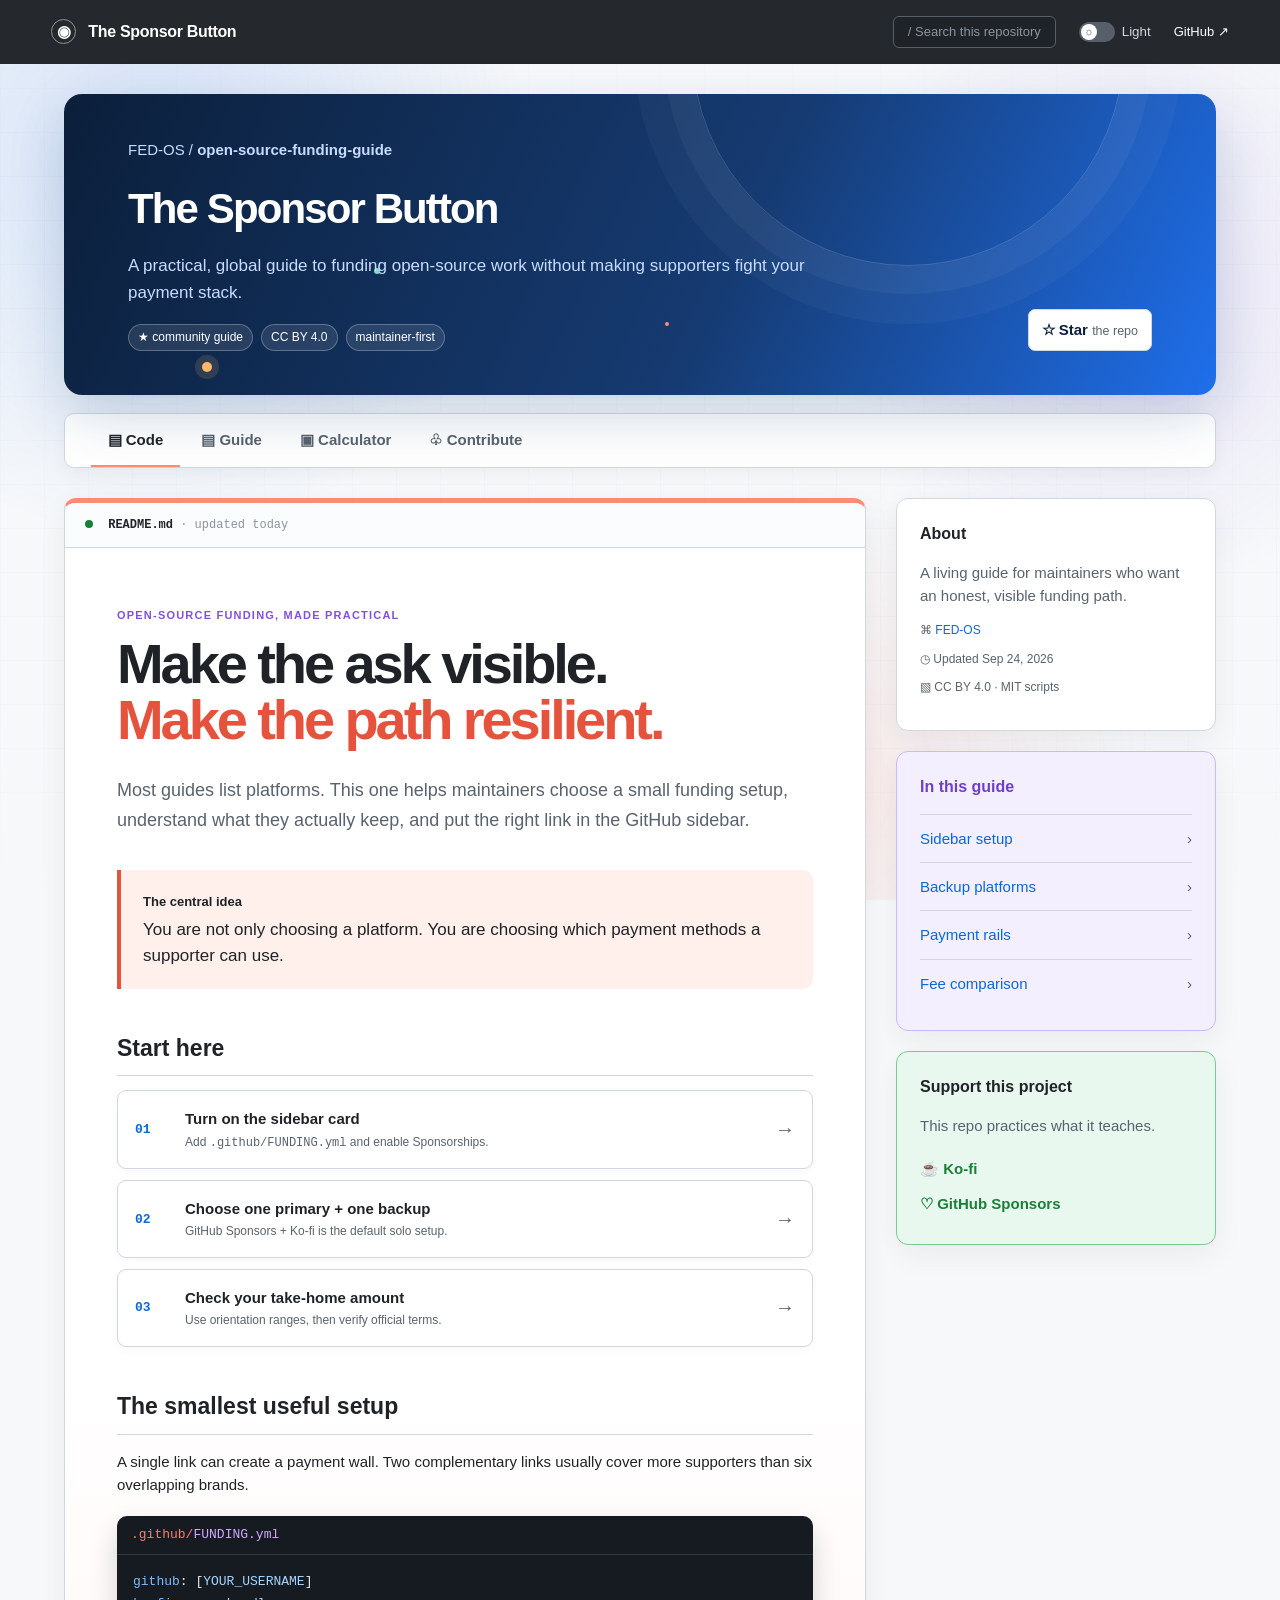
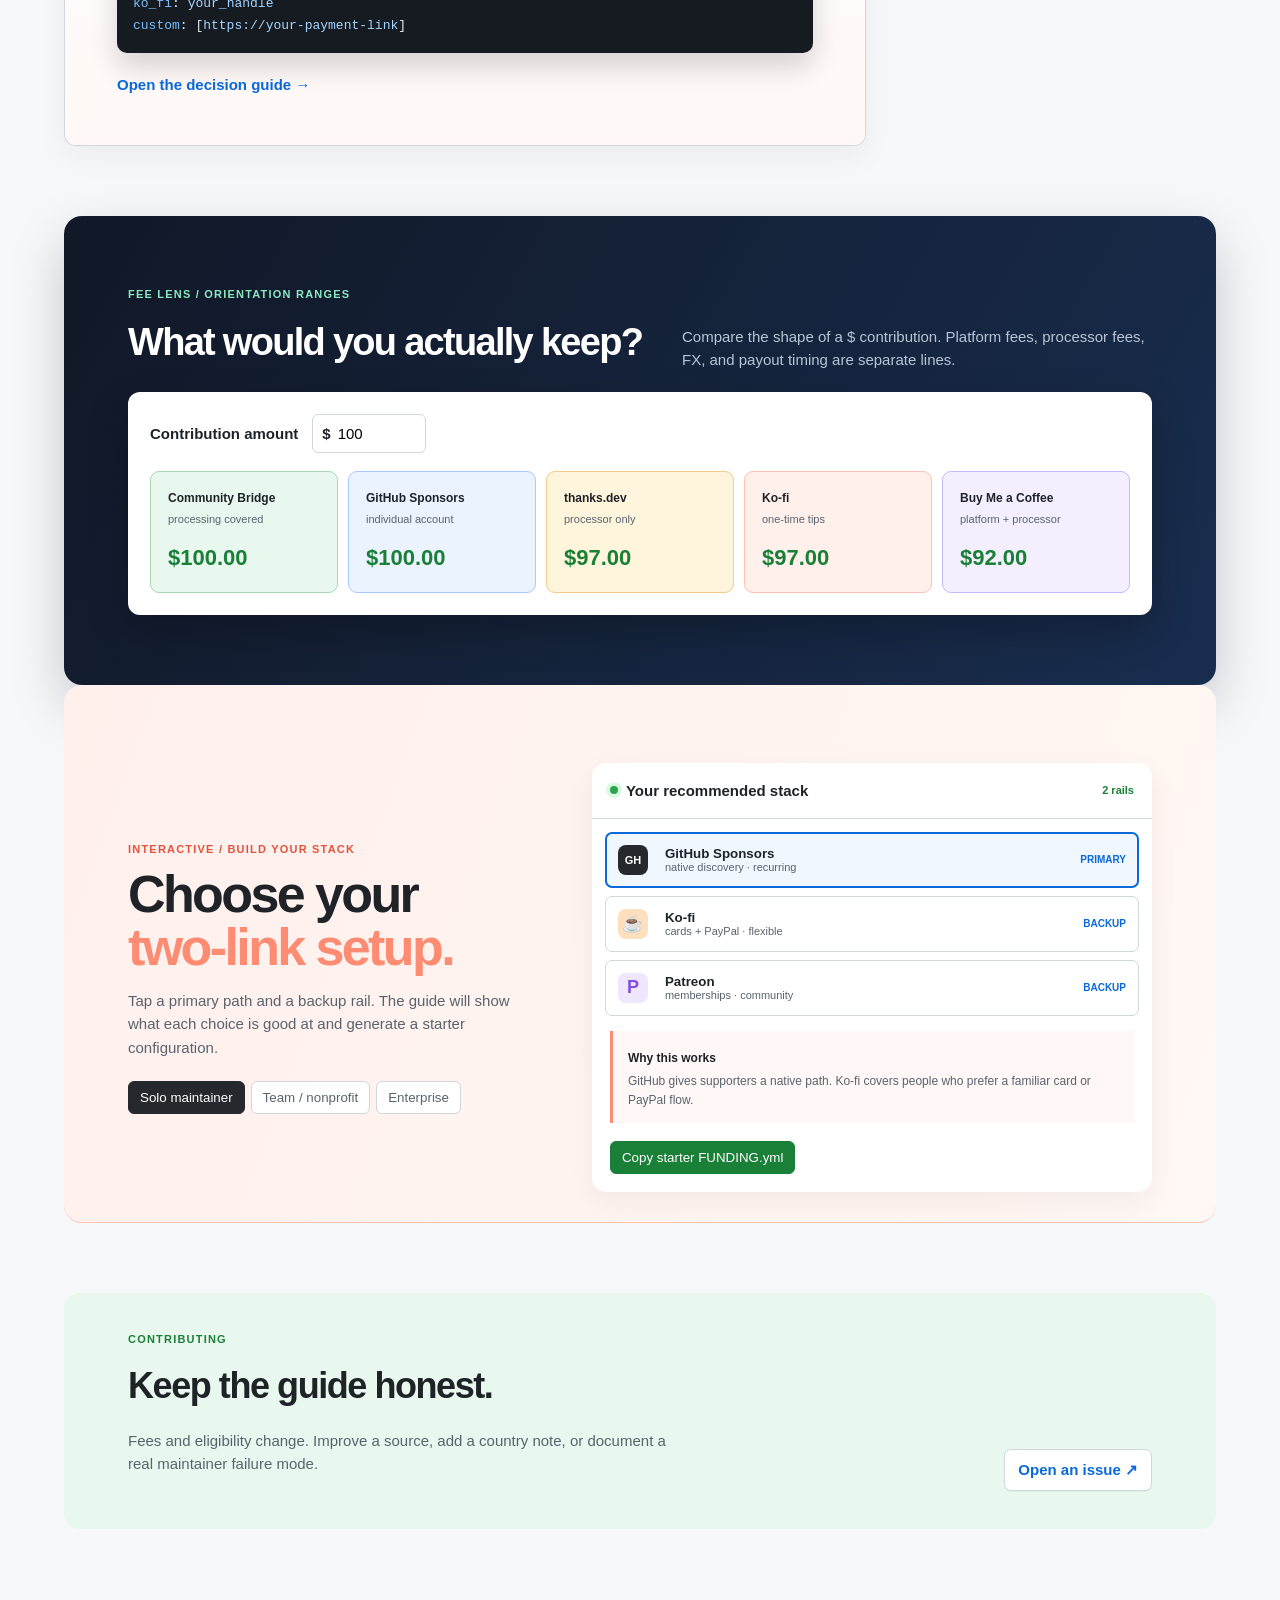
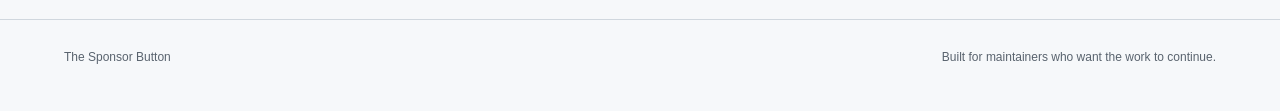
<file: index.html>
<!doctype html>
<html lang="en">
<head>
<meta charset="utf-8"><meta name="viewport" content="width=device-width, initial-scale=1">
<meta name="description" content="A practical, global guide to funding open-source work without donor friction.">
<link rel="icon" href="assets/favicon.svg" type="image/svg+xml"><link rel="stylesheet" href="style.css">
<title>The Sponsor Button · Open-source funding guide</title>
</head>
<body>
<header class="topbar"><div class="topbar-inner"><a class="github-wordmark" href="#top"><span class="octo">◉</span> The Sponsor Button</a><div class="top-actions"><span class="search">/ Search this repository</span><button class="theme-toggle" id="theme-toggle" type="button" aria-label="Switch to dark mode" aria-pressed="false"><span class="toggle-track"><span class="toggle-thumb">☼</span></span><span class="theme-label">Light</span></button><a href="https://github.com/FED-OS/open-source-funding-guide">GitHub ↗</a></div></div></header>
<main id="top" class="repo-shell">
<section class="repo-head"><div><p class="crumb">FED-OS / <strong>open-source-funding-guide</strong></p><h1>The Sponsor Button</h1><p class="repo-sub">A practical, global guide to funding open-source work without making supporters fight your payment stack.</p><div class="badges"><span>★ community guide</span><span>CC BY 4.0</span><span>maintainer-first</span></div></div><a class="star-button" href="https://github.com/FED-OS/open-source-funding-guide">☆ Star <small>the repo</small></a></section>
<nav class="repo-tabs"><a class="active" href="#readme">▤ Code</a><a href="#guide">▤ Guide</a><a href="#calculator">▣ Calculator</a><a href="#contribute">♧ Contribute</a></nav>
<div class="repo-grid">
<article id="readme" class="readme panel"><div class="readme-bar"><span class="green-dot"></span> README.md <span class="muted">· updated today</span></div><div class="readme-body"><p class="kicker">Open-source funding, made practical</p><h2>Make the ask visible.<br><span>Make the path resilient.</span></h2><p class="intro">Most guides list platforms. This one helps maintainers choose a small funding setup, understand what they actually keep, and put the right link in the GitHub sidebar.</p><div class="callout"><strong>The central idea</strong><p>You are not only choosing a platform. You are choosing which payment methods a supporter can use.</p></div><h3>Start here</h3><div class="steps"><a href="#guide"><b>01</b><span><strong>Turn on the sidebar card</strong><small>Add <code>.github/FUNDING.yml</code> and enable Sponsorships.</small></span><i>→</i></a><a href="backup-platforms.html"><b>02</b><span><strong>Choose one primary + one backup</strong><small>GitHub Sponsors + Ko-fi is the default solo setup.</small></span><i>→</i></a><a href="#calculator"><b>03</b><span><strong>Check your take-home amount</strong><small>Use orientation ranges, then verify official terms.</small></span><i>→</i></a></div><h3 id="guide">The smallest useful setup</h3><p>A single link can create a payment wall. Two complementary links usually cover more supporters than six overlapping brands.</p><div class="yaml"><div><span class="red">.github/</span><span class="yellow">FUNDING.yml</span></div><pre><span class="key">github</span>: [<span class="string">YOUR_USERNAME</span>]
<span class="key">ko_fi</span>: <span class="string">your_handle</span>
<span class="key">custom</span>: [<span class="string">https://your-payment-link</span>]</pre></div><a class="read-link" href="decision-tree.html">Open the decision guide →</a></div></article>
<aside class="sidebar"><div class="side-panel"><h3>About</h3><p>A living guide for maintainers who want an honest, visible funding path.</p><div class="side-line">⌘ <a href="https://github.com/FED-OS">FED-OS</a></div><div class="side-line">◷ Updated Sep 24, 2026</div><div class="side-line">▧ CC BY 4.0 · MIT scripts</div></div><div class="side-panel"><h3>In this guide</h3><a class="side-link" href="#guide">Sidebar setup <span>›</span></a><a class="side-link" href="backup-platforms.html">Backup platforms <span>›</span></a><a class="side-link" href="payment-rails.html">Payment rails <span>›</span></a><a class="side-link" href="#calculator">Fee comparison <span>›</span></a></div><div class="side-panel funding"><h3>Support this project</h3><p>This repo practices what it teaches.</p><a href="https://ko-fi.com/fedpromptly">☕ Ko-fi</a><a href="https://github.com/FED-OS">♡ GitHub Sponsors</a></div></aside>
</div>
<section id="calculator" class="matrix-section"><div class="section-label">FEE LENS / ORIENTATION RANGES</div><div class="matrix-heading"><h2>What would you actually keep?</h2><p>Compare the shape of a $ contribution. Platform fees, processor fees, FX, and payout timing are separate lines.</p></div><div class="calculator panel"><label>Contribution amount <span class="amount"><b>$</b><input id="amount" type="number" min="1" value="100"></span></label><div id="results" class="results"></div></div></section>
<section id="stack-builder" class="builder-section"><div class="builder-copy"><span class="section-label">INTERACTIVE / BUILD YOUR STACK</span><h2>Choose your<br><em>two-link setup.</em></h2><p>Tap a primary path and a backup rail. The guide will show what each choice is good at and generate a starter configuration.</p><div class="mode-buttons"><button class="mode active" data-mode="solo">Solo maintainer</button><button class="mode" data-mode="team">Team / nonprofit</button><button class="mode" data-mode="enterprise">Enterprise</button></div></div><div class="builder-card panel"><div class="builder-top"><span class="live-dot"></span><b id="builder-title">Your recommended stack</b><span id="coverage">2 rails</span></div><div class="stack-options"><button class="stack-option selected" data-platform="github"><span class="platform-icon">GH</span><span><b>GitHub Sponsors</b><small>native discovery · recurring</small></span><i>primary</i></button><button class="stack-option" data-platform="kofi"><span class="platform-icon warm">☕</span><span><b>Ko-fi</b><small>cards + PayPal · flexible</small></span><i>backup</i></button><button class="stack-option" data-platform="patreon"><span class="platform-icon purple">P</span><span><b>Patreon</b><small>memberships · community</small></span><i>backup</i></button></div><div class="recommendation" id="recommendation"><b>Why this works</b><p>GitHub gives supporters a native path. Ko-fi covers people who prefer a familiar card or PayPal flow.</p></div><button class="copy-config" id="copy-config">Copy starter FUNDING.yml</button><span class="copied" id="copied">Copied!</span></div></section>
<section id="contribute" class="bottom-row"><div><span class="section-label">CONTRIBUTING</span><h2>Keep the guide honest.</h2><p>Fees and eligibility change. Improve a source, add a country note, or document a real maintainer failure mode.</p></div><a class="contribute-button" href="https://github.com/FED-OS/open-source-funding-guide/issues">Open an issue ↗</a></section>
</main><footer><span>The Sponsor Button</span><span>Built for maintainers who want the work to continue.</span></footer>
<script src="script.js"></script>
</body></html>
</file>
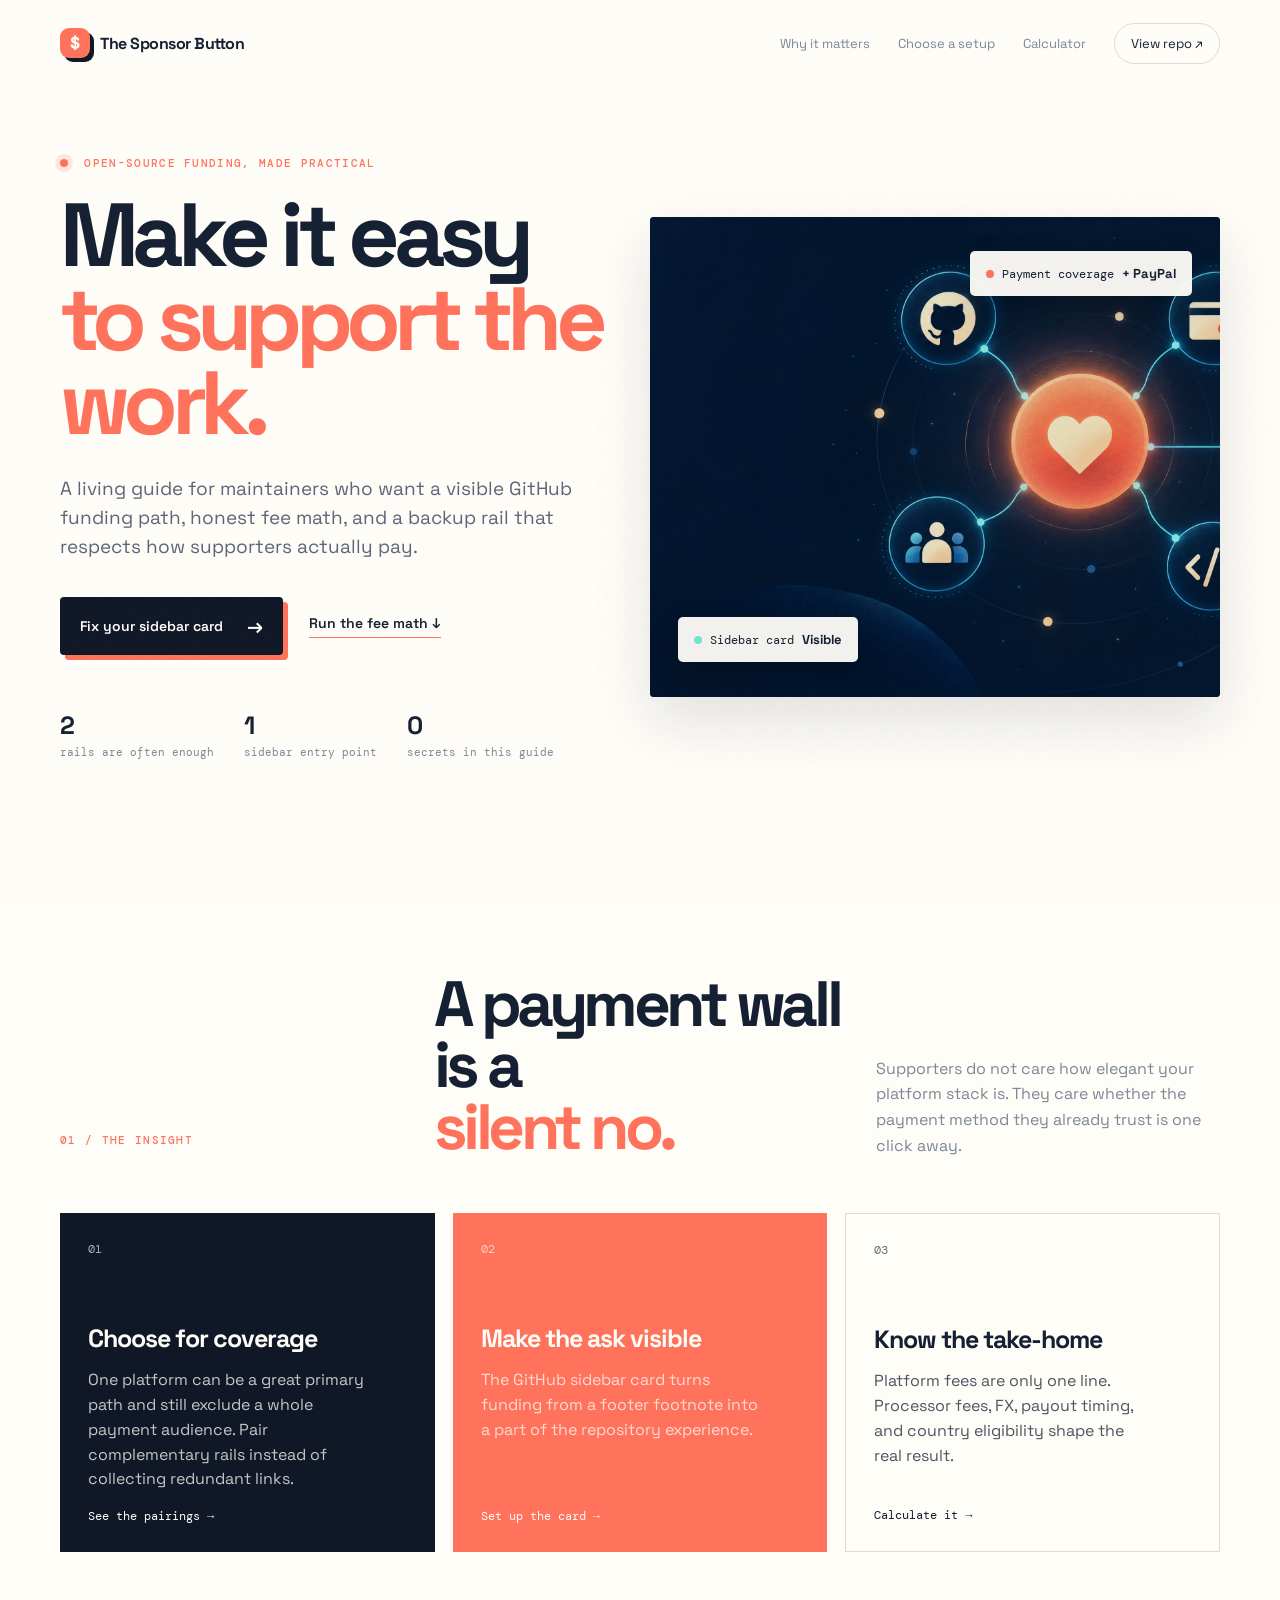
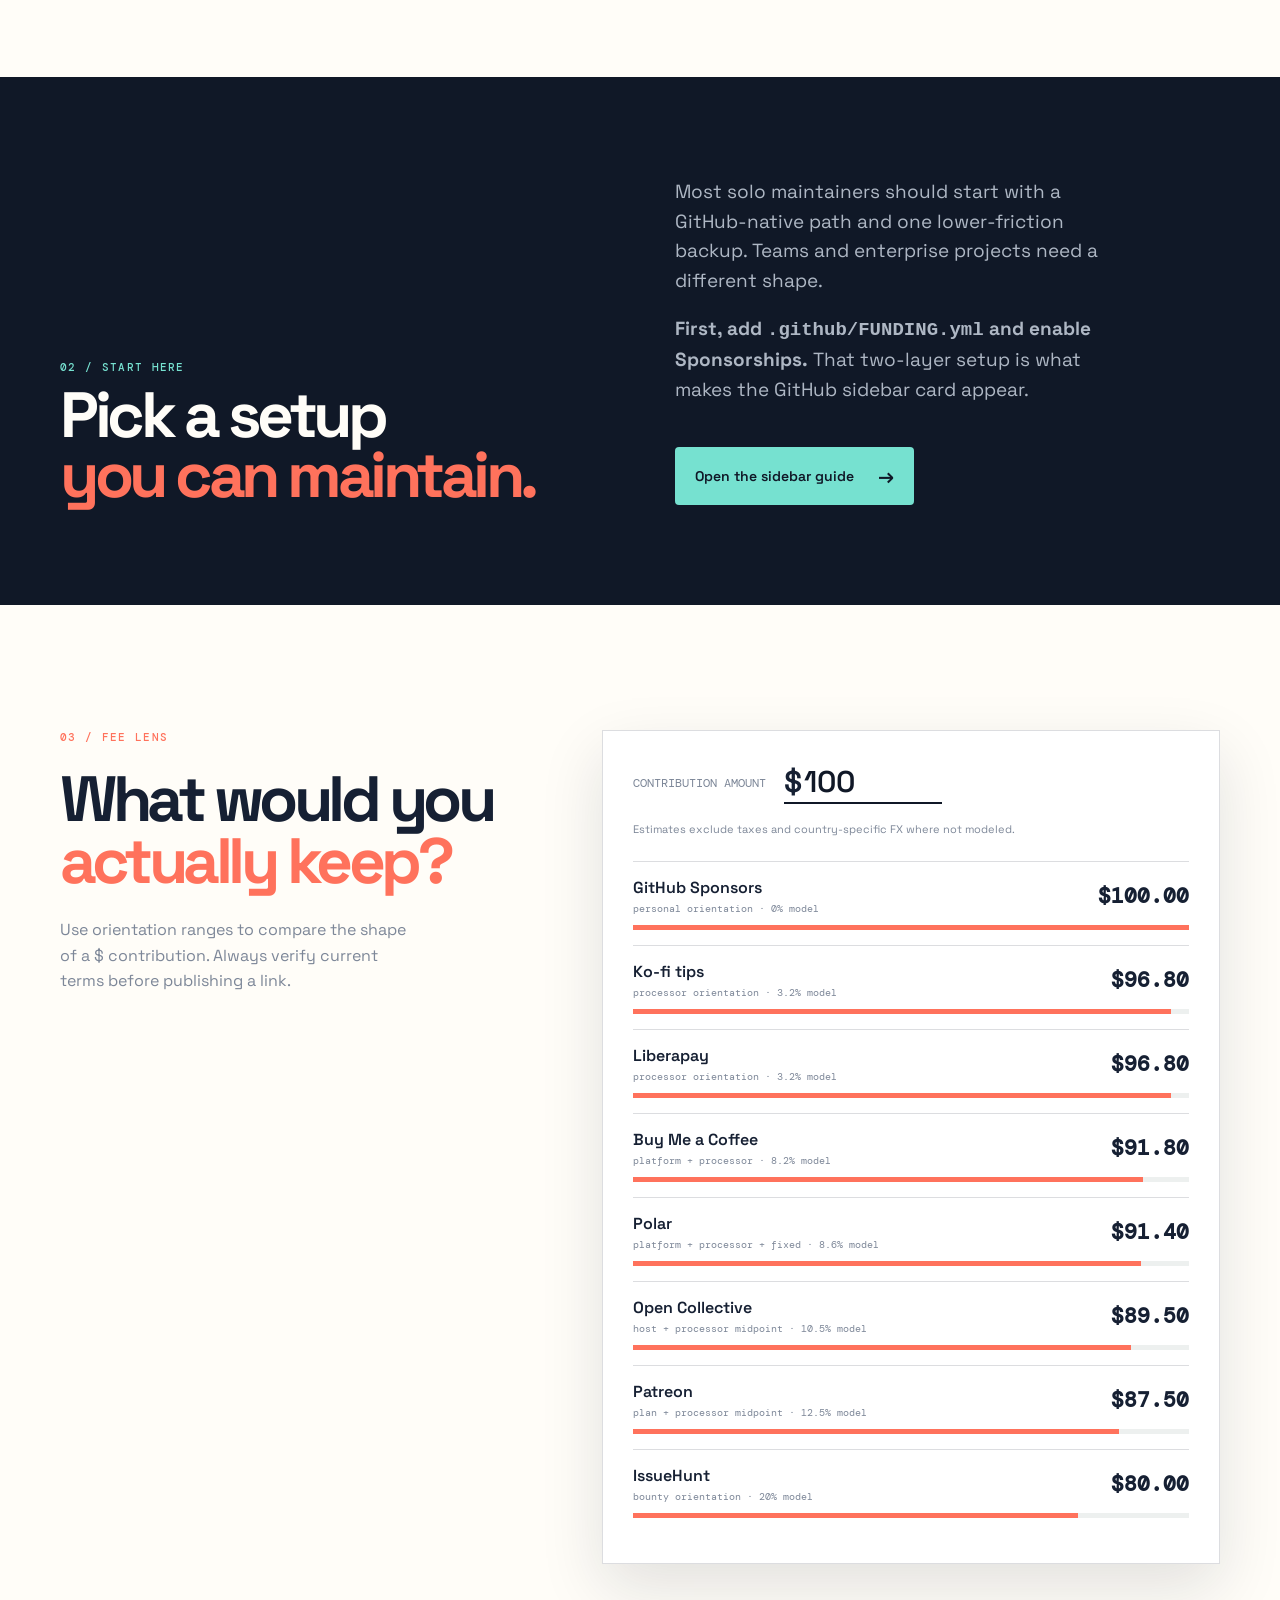
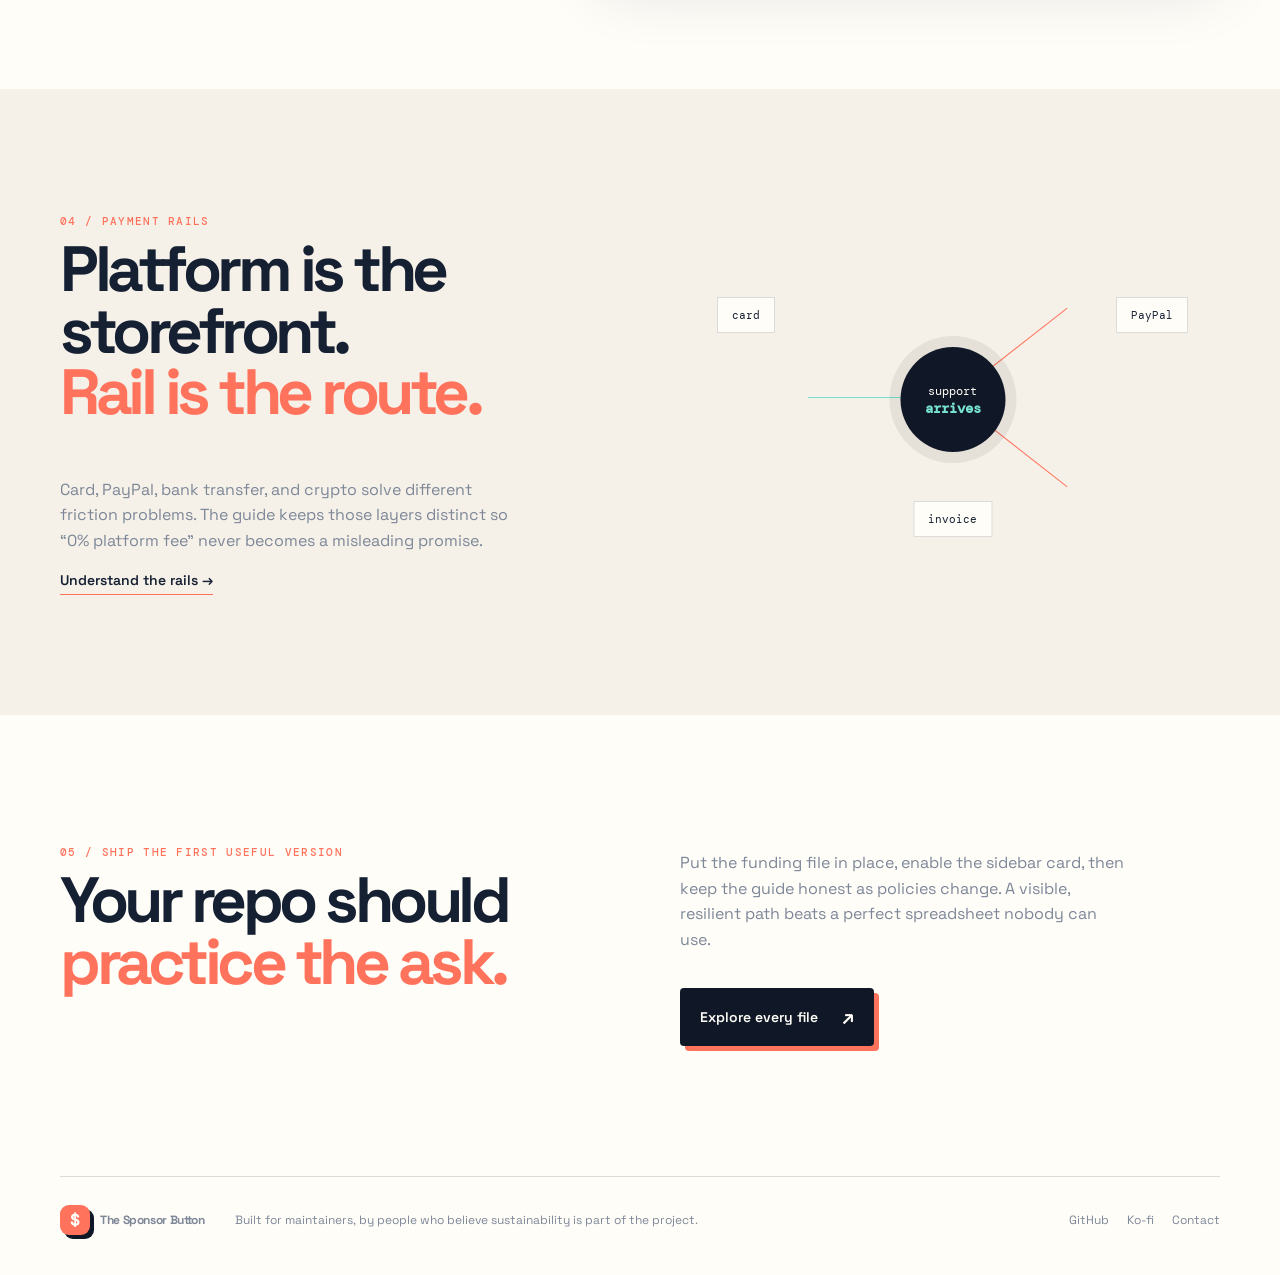
<file: docs/index.html>
<!doctype html>
<html lang="en">
<head>
  <meta charset="utf-8">
  <meta name="viewport" content="width=device-width, initial-scale=1">
  <meta name="description" content="A practical, global guide to funding open-source work with less donor friction.">
  <meta property="og:title" content="The Sponsor Button — Fund open source without the friction">
  <meta property="og:description" content="Compare fees, payment rails, country fit, and GitHub sidebar setup.">
  <meta property="og:image" content="assets/social-preview.png">
  <link rel="icon" href="assets/favicon.svg" type="image/svg+xml">
  <link rel="stylesheet" href="style.css">
  <title>The Sponsor Button</title>
</head>
<body>
  <div class="noise"></div>
  <header class="site-header wrap">
    <a class="brand" href="#top"><span class="brand-mark">$</span><span>The Sponsor Button</span></a>
    <nav><a href="#why">Why it matters</a><a href="#choose">Choose a setup</a><a href="#calculator">Calculator</a><a class="nav-cta" href="https://github.com/FED-OS/open-source-funding-guide">View repo ↗</a></nav>
  </header>
  <main id="top">
    <section class="hero wrap">
      <div class="hero-copy">
        <p class="eyebrow"><span class="pulse"></span> Open-source funding, made practical</p>
        <h1>Make it easy<br><em>to support the work.</em></h1>
        <p class="lede">A living guide for maintainers who want a visible GitHub funding path, honest fee math, and a backup rail that respects how supporters actually pay.</p>
        <div class="hero-actions"><a class="button primary" href="guide/sidebar-card-setup.html">Fix your sidebar card <span>→</span></a><a class="text-link" href="#calculator">Run the fee math <span>↓</span></a></div>
        <div class="hero-stats"><div><strong>2</strong><span>rails are often enough</span></div><div><strong>1</strong><span>sidebar entry point</span></div><div><strong>0</strong><span>secrets in this guide</span></div></div>
      </div>
      <div class="hero-art"><img src="assets/hero-network.png" alt="Abstract network connecting a sponsor button to payment rails and open-source nodes"><div class="floating-card card-one"><span class="dot coral"></span> Payment coverage <b>+ PayPal</b></div><div class="floating-card card-two"><span class="dot cyan"></span> Sidebar card <b>Visible</b></div></div>
    </section>
    <section id="why" class="section wrap">
      <div class="section-head"><p class="eyebrow">01 / The insight</p><h2>A payment wall is a<br><em>silent no.</em></h2><p>Supporters do not care how elegant your platform stack is. They care whether the payment method they already trust is one click away.</p></div>
      <div class="insight-grid"><article class="insight dark"><span class="number">01</span><h3>Choose for coverage</h3><p>One platform can be a great primary path and still exclude a whole payment audience. Pair complementary rails instead of collecting redundant links.</p><a href="guide/backup-platforms.html">See the pairings →</a></article><article class="insight coral-card"><span class="number">02</span><h3>Make the ask visible</h3><p>The GitHub sidebar card turns funding from a footer footnote into a part of the repository experience.</p><a href="guide/sidebar-card-setup.html">Set up the card →</a></article><article class="insight outline"><span class="number">03</span><h3>Know the take-home</h3><p>Platform fees are only one line. Processor fees, FX, payout timing, and country eligibility shape the real result.</p><a href="#calculator">Calculate it →</a></article></div>
    </section>
    <section id="choose" class="band"><div class="wrap split"><div><p class="eyebrow light">02 / Start here</p><h2>Pick a setup<br><em>you can maintain.</em></h2></div><div><p class="band-copy">Most solo maintainers should start with a GitHub-native path and one lower-friction backup. Teams and enterprise projects need a different shape.</p><p class="band-copy"><strong>First, add <code>.github/FUNDING.yml</code> and enable Sponsorships.</strong> That two-layer setup is what makes the GitHub sidebar card appear.</p><a class="button light-button" href="guide/sidebar-card-setup.html">Open the sidebar guide <span>→</span></a></div></div></section>
    <section id="calculator" class="section wrap calculator-section"><div class="section-head"><p class="eyebrow">03 / Fee lens</p><h2>What would you<br><em>actually keep?</em></h2><p>Use orientation ranges to compare the shape of a $ contribution. Always verify current terms before publishing a link.</p></div><div class="calculator"><div class="calc-controls"><label for="amount">Contribution amount</label><div class="amount-input"><span>$</span><input id="amount" type="number" min="1" value="100" step="5"></div><p>Estimates exclude taxes and country-specific FX where not modeled.</p></div><div id="results" class="results"></div></div></section>
    <section class="section wrap rail-section"><div class="rail-copy"><p class="eyebrow">04 / Payment rails</p><h2>Platform is the storefront.<br><em>Rail is the route.</em></h2><p>Card, PayPal, bank transfer, and crypto solve different friction problems. The guide keeps those layers distinct so “0% platform fee” never becomes a misleading promise.</p><a class="text-link" href="guide/payment-rails.html">Understand the rails →</a></div><div class="rail-map"><div class="rail-node main-node">support<br><strong>arrives</strong></div><div class="rail-line line-a"></div><div class="rail-line line-b"></div><div class="rail-line line-c"></div><div class="rail-pill pill-a">card</div><div class="rail-pill pill-b">PayPal</div><div class="rail-pill pill-c">invoice</div></div></section>
    <section class="closing wrap"><div><p class="eyebrow">05 / Ship the first useful version</p><h2>Your repo should<br><em>practice the ask.</em></h2></div><div><p>Put the funding file in place, enable the sidebar card, then keep the guide honest as policies change. A visible, resilient path beats a perfect spreadsheet nobody can use.</p><a class="button primary" href="https://github.com/FED-OS/open-source-funding-guide">Explore every file <span>↗</span></a></div></section>
  </main>
  <footer class="footer wrap"><div class="brand"><span class="brand-mark">$</span><span>The Sponsor Button</span></div><p>Built for maintainers, by people who believe sustainability is part of the project.</p><div class="footer-links"><a href="https://github.com/FED-OS">GitHub</a><a href="https://ko-fi.com/fedpromptly">Ko-fi</a><a href="mailto:support@fedpromptly.com">Contact</a></div></footer>
  <script src="script.js"></script>
</body>
</html>
</file>
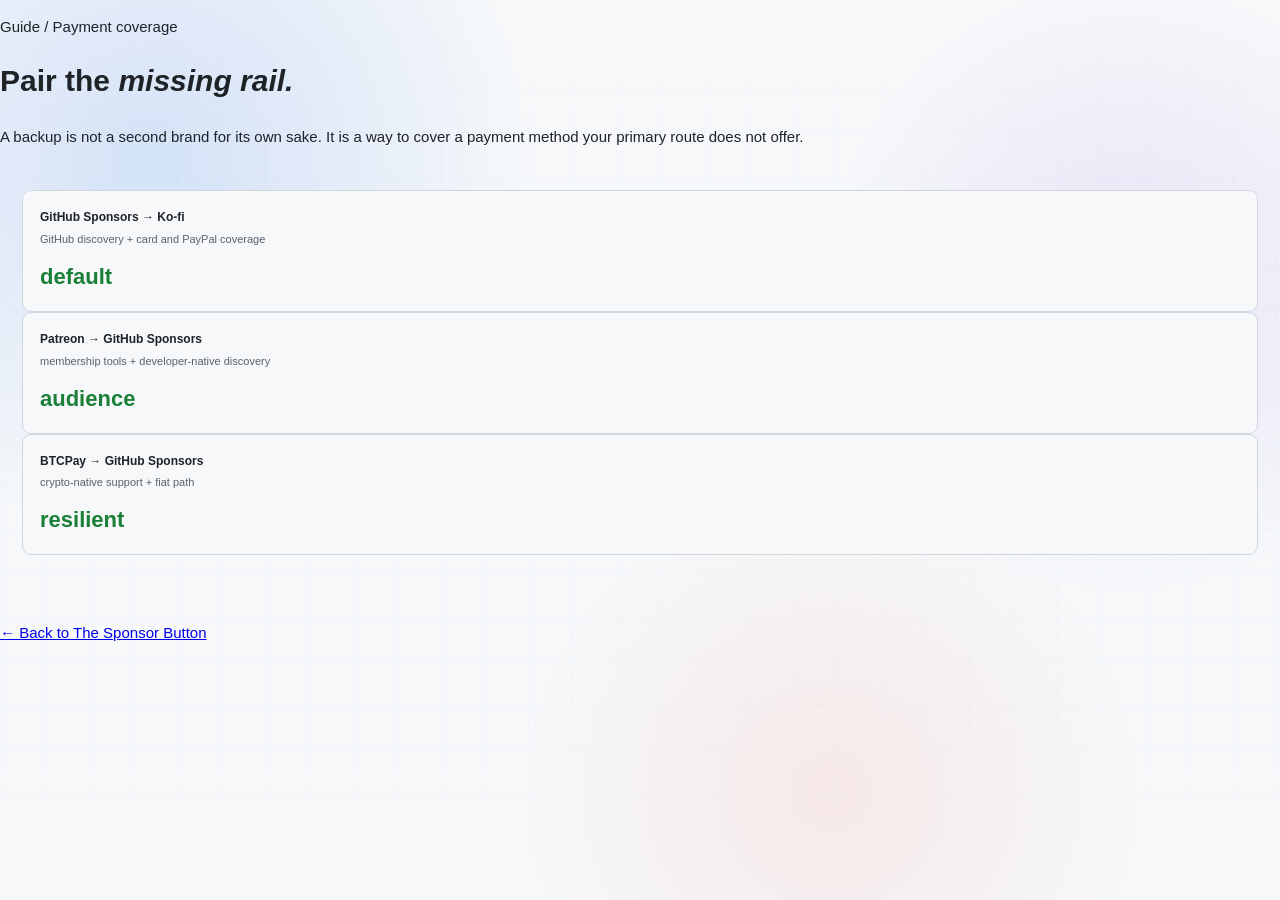
<file: backup-platforms.html>
<!doctype html><html lang="en"><head><meta charset="utf-8"><meta name="viewport" content="width=device-width,initial-scale=1"><title>Backup Platforms · The Sponsor Button</title><link rel="stylesheet" href="style.css"></head><body><main class="section wrap"><p class="eyebrow">Guide / Payment coverage</p><h1>Pair the <em>missing rail.</em></h1><p class="lede">A backup is not a second brand for its own sake. It is a way to cover a payment method your primary route does not offer.</p><div class="calculator"><div class="result"><div><span class="result-name">GitHub Sponsors → Ko-fi</span><span class="result-note">GitHub discovery + card and PayPal coverage</span></div><span class="result-value">default</span></div><div class="result"><div><span class="result-name">Patreon → GitHub Sponsors</span><span class="result-note">membership tools + developer-native discovery</span></div><span class="result-value">audience</span></div><div class="result"><div><span class="result-name">BTCPay → GitHub Sponsors</span><span class="result-note">crypto-native support + fiat path</span></div><span class="result-value">resilient</span></div></div><p style="margin-top:44px"><a class="text-link" href="index.html">← Back to The Sponsor Button</a></p></main></body></html>
</file>
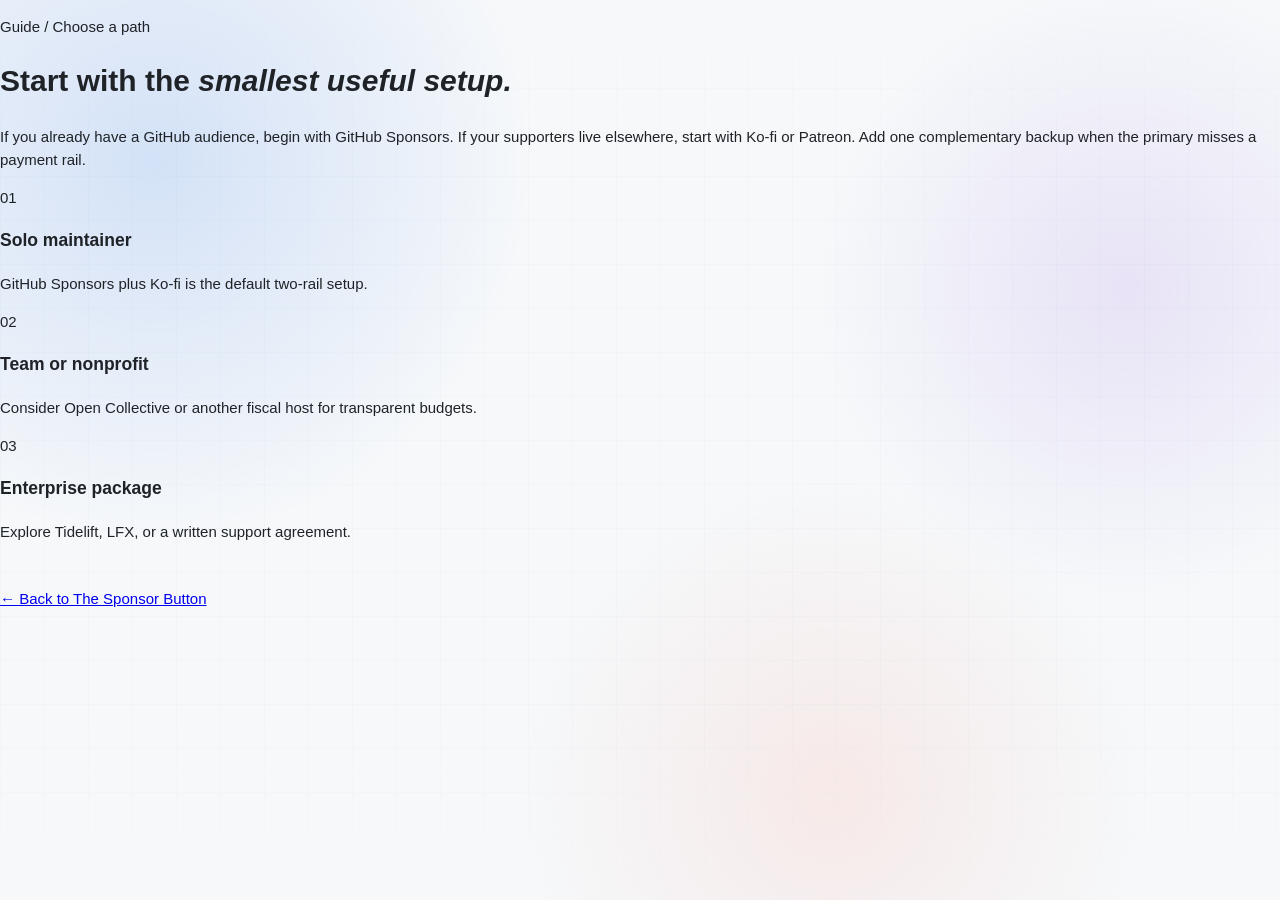
<file: decision-tree.html>
<!doctype html><html lang="en"><head><meta charset="utf-8"><meta name="viewport" content="width=device-width,initial-scale=1"><title>Decision Tree · The Sponsor Button</title><link rel="stylesheet" href="style.css"></head><body><main class="section wrap"><p class="eyebrow">Guide / Choose a path</p><h1>Start with the <em>smallest useful setup.</em></h1><p class="lede">If you already have a GitHub audience, begin with GitHub Sponsors. If your supporters live elsewhere, start with Ko-fi or Patreon. Add one complementary backup when the primary misses a payment rail.</p><div class="insight-grid"><article class="insight dark"><span class="number">01</span><h3>Solo maintainer</h3><p>GitHub Sponsors plus Ko-fi is the default two-rail setup.</p></article><article class="insight coral-card"><span class="number">02</span><h3>Team or nonprofit</h3><p>Consider Open Collective or another fiscal host for transparent budgets.</p></article><article class="insight outline"><span class="number">03</span><h3>Enterprise package</h3><p>Explore Tidelift, LFX, or a written support agreement.</p></article></div><p style="margin-top:44px"><a class="text-link" href="index.html">← Back to The Sponsor Button</a></p></main></body></html>
</file>
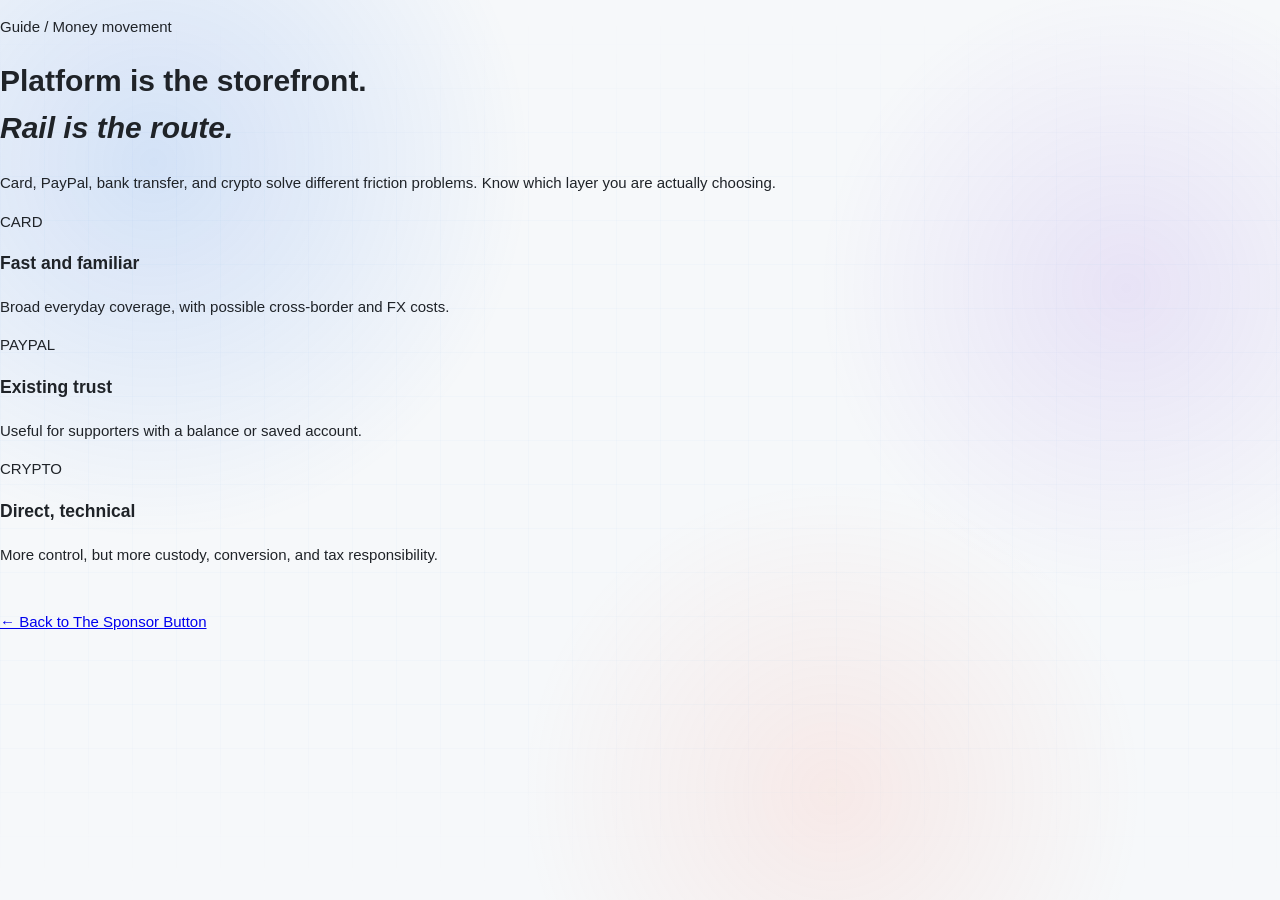
<file: payment-rails.html>
<!doctype html><html lang="en"><head><meta charset="utf-8"><meta name="viewport" content="width=device-width,initial-scale=1"><title>Payment Rails · The Sponsor Button</title><link rel="stylesheet" href="style.css"></head><body><main class="section wrap"><p class="eyebrow">Guide / Money movement</p><h1>Platform is the storefront.<br><em>Rail is the route.</em></h1><p class="lede">Card, PayPal, bank transfer, and crypto solve different friction problems. Know which layer you are actually choosing.</p><div class="insight-grid"><article class="insight dark"><span class="number">CARD</span><h3>Fast and familiar</h3><p>Broad everyday coverage, with possible cross-border and FX costs.</p></article><article class="insight coral-card"><span class="number">PAYPAL</span><h3>Existing trust</h3><p>Useful for supporters with a balance or saved account.</p></article><article class="insight outline"><span class="number">CRYPTO</span><h3>Direct, technical</h3><p>More control, but more custody, conversion, and tax responsibility.</p></article></div><p style="margin-top:44px"><a class="text-link" href="index.html">← Back to The Sponsor Button</a></p></main></body></html>
</file>
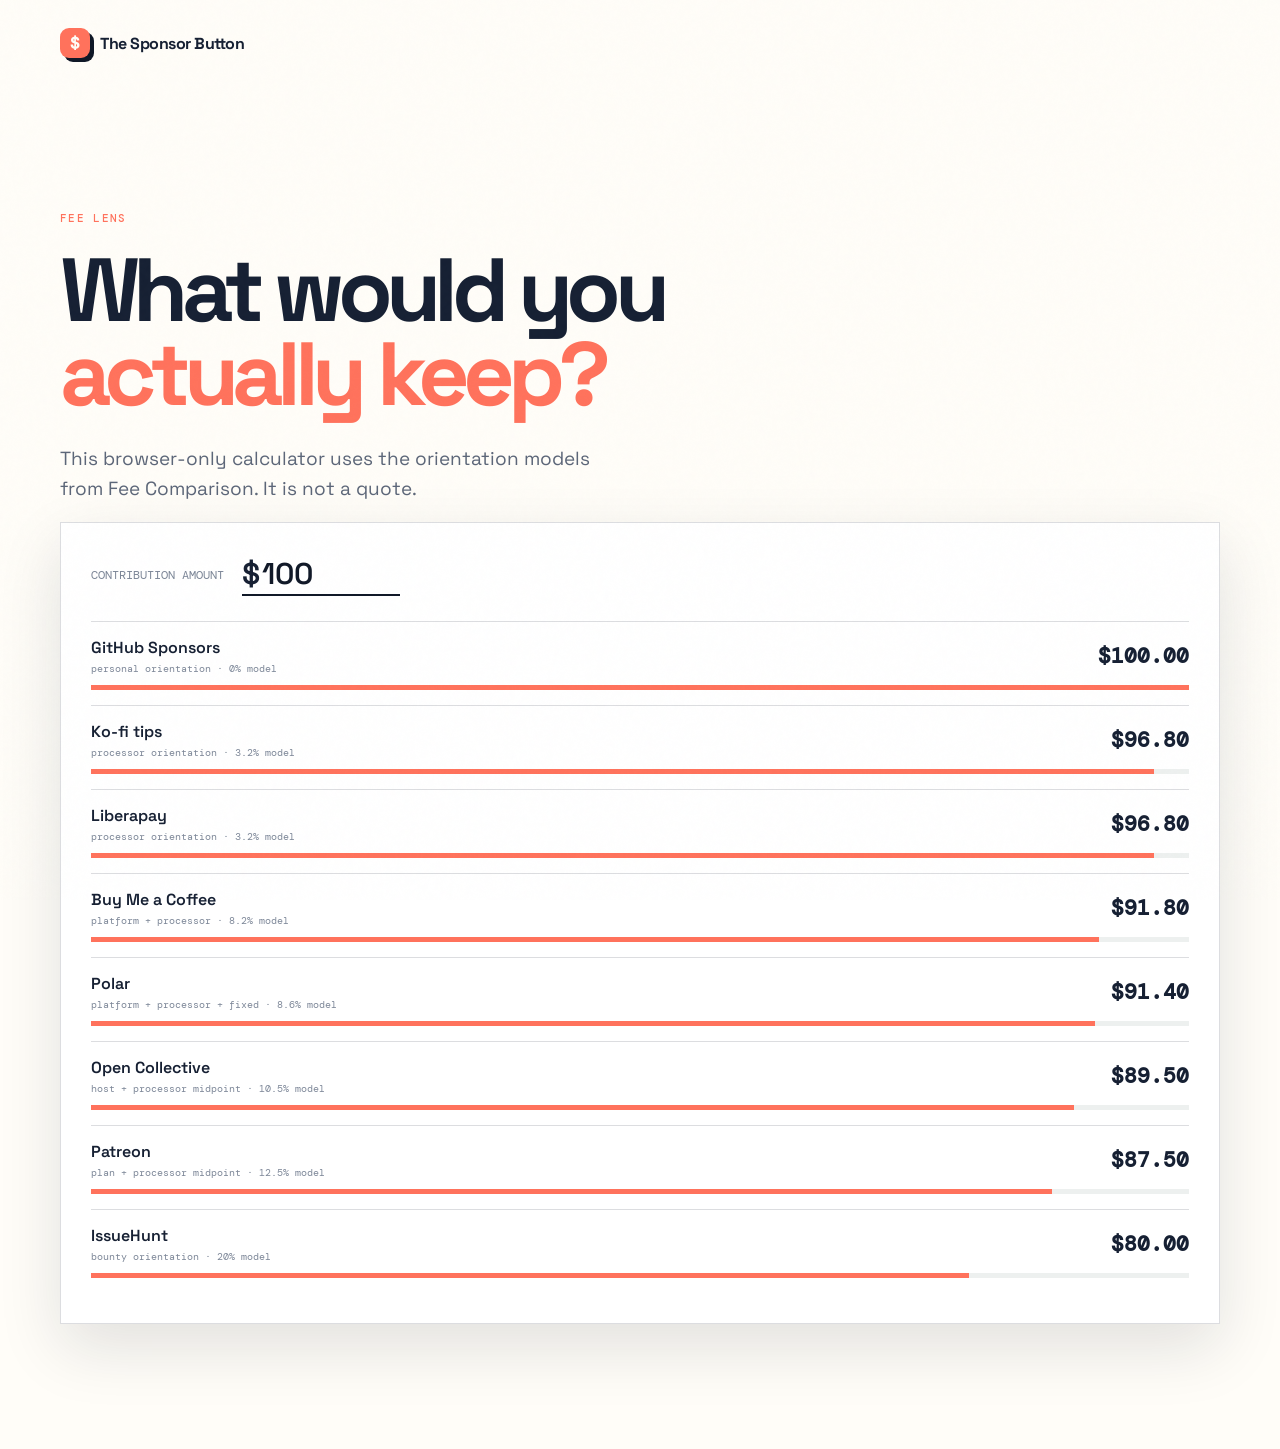
<file: docs/calculator.html>
<!doctype html><html lang="en"><head><meta charset="utf-8"><meta name="viewport" content="width=device-width,initial-scale=1"><title>Fee calculator · The Sponsor Button</title><link rel="stylesheet" href="style.css"></head><body><header class="site-header wrap"><a class="brand" href="index.html"><span class="brand-mark">$</span><span>The Sponsor Button</span></a></header><main class="section wrap"><p class="eyebrow">Fee lens</p><h1>What would you <em>actually keep?</em></h1><p class="lede">This browser-only calculator uses the orientation models from <a href="../COMPARISONS/fee-comparison.md">Fee Comparison</a>. It is not a quote.</p><div class="calculator"><div class="calc-controls"><label for="amount">Contribution amount</label><div class="amount-input"><span>$</span><input id="amount" type="number" min="1" value="100" step="5"></div></div><div id="results" class="results"></div></div></main><script src="script.js"></script></body></html>
</file>
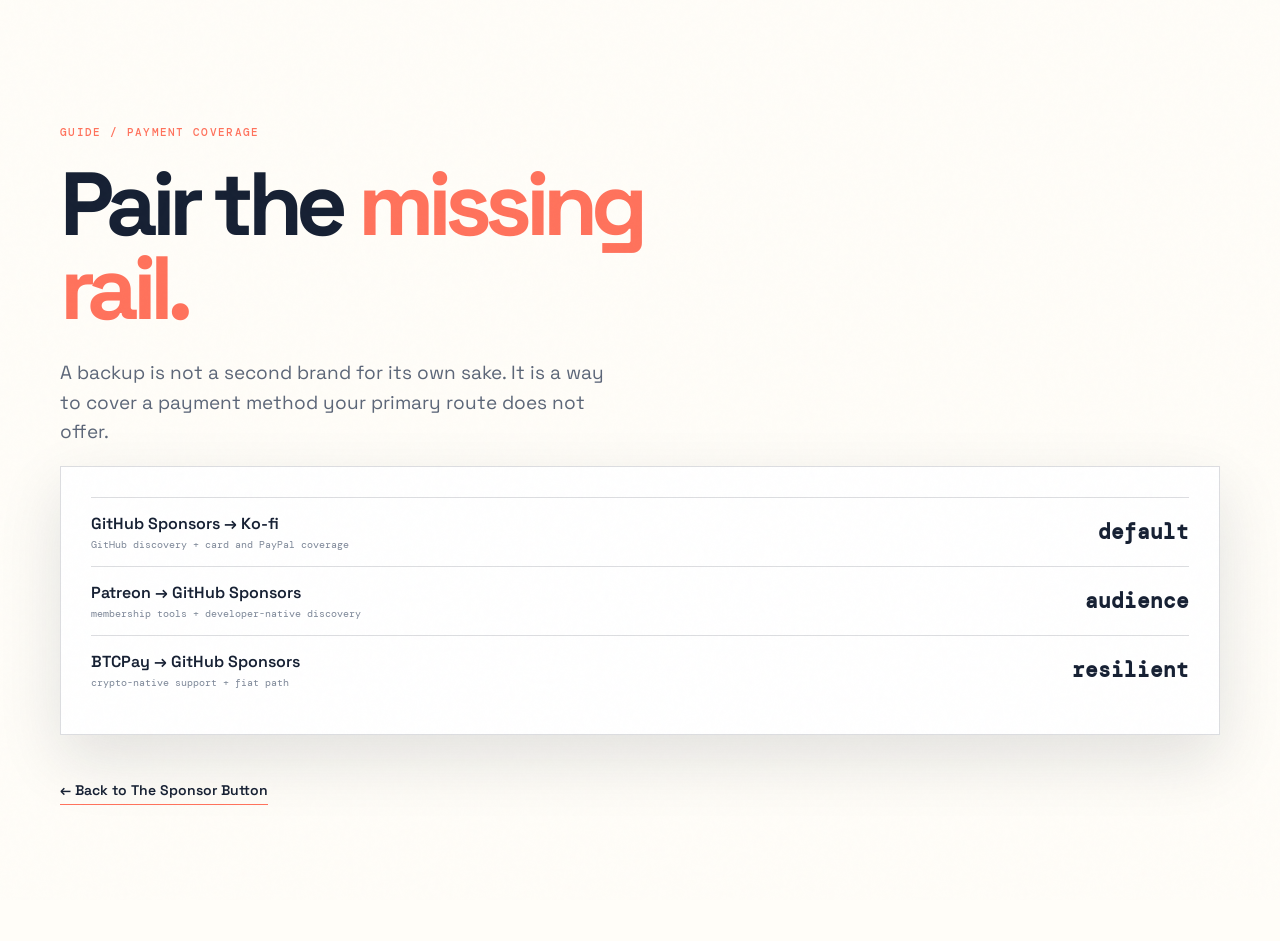
<file: docs/guide/backup-platforms.html>
<!doctype html><html lang="en"><head><meta charset="utf-8"><meta name="viewport" content="width=device-width,initial-scale=1"><title>Backup Platforms · The Sponsor Button</title><link rel="stylesheet" href="../style.css"></head><body><main class="section wrap"><p class="eyebrow">Guide / Payment coverage</p><h1>Pair the <em>missing rail.</em></h1><p class="lede">A backup is not a second brand for its own sake. It is a way to cover a payment method your primary route does not offer.</p><div class="calculator"><div class="result"><div><span class="result-name">GitHub Sponsors → Ko-fi</span><span class="result-note">GitHub discovery + card and PayPal coverage</span></div><span class="result-value">default</span></div><div class="result"><div><span class="result-name">Patreon → GitHub Sponsors</span><span class="result-note">membership tools + developer-native discovery</span></div><span class="result-value">audience</span></div><div class="result"><div><span class="result-name">BTCPay → GitHub Sponsors</span><span class="result-note">crypto-native support + fiat path</span></div><span class="result-value">resilient</span></div></div><p style="margin-top:44px"><a class="text-link" href="../index.html">← Back to The Sponsor Button</a></p></main></body></html>
</file>
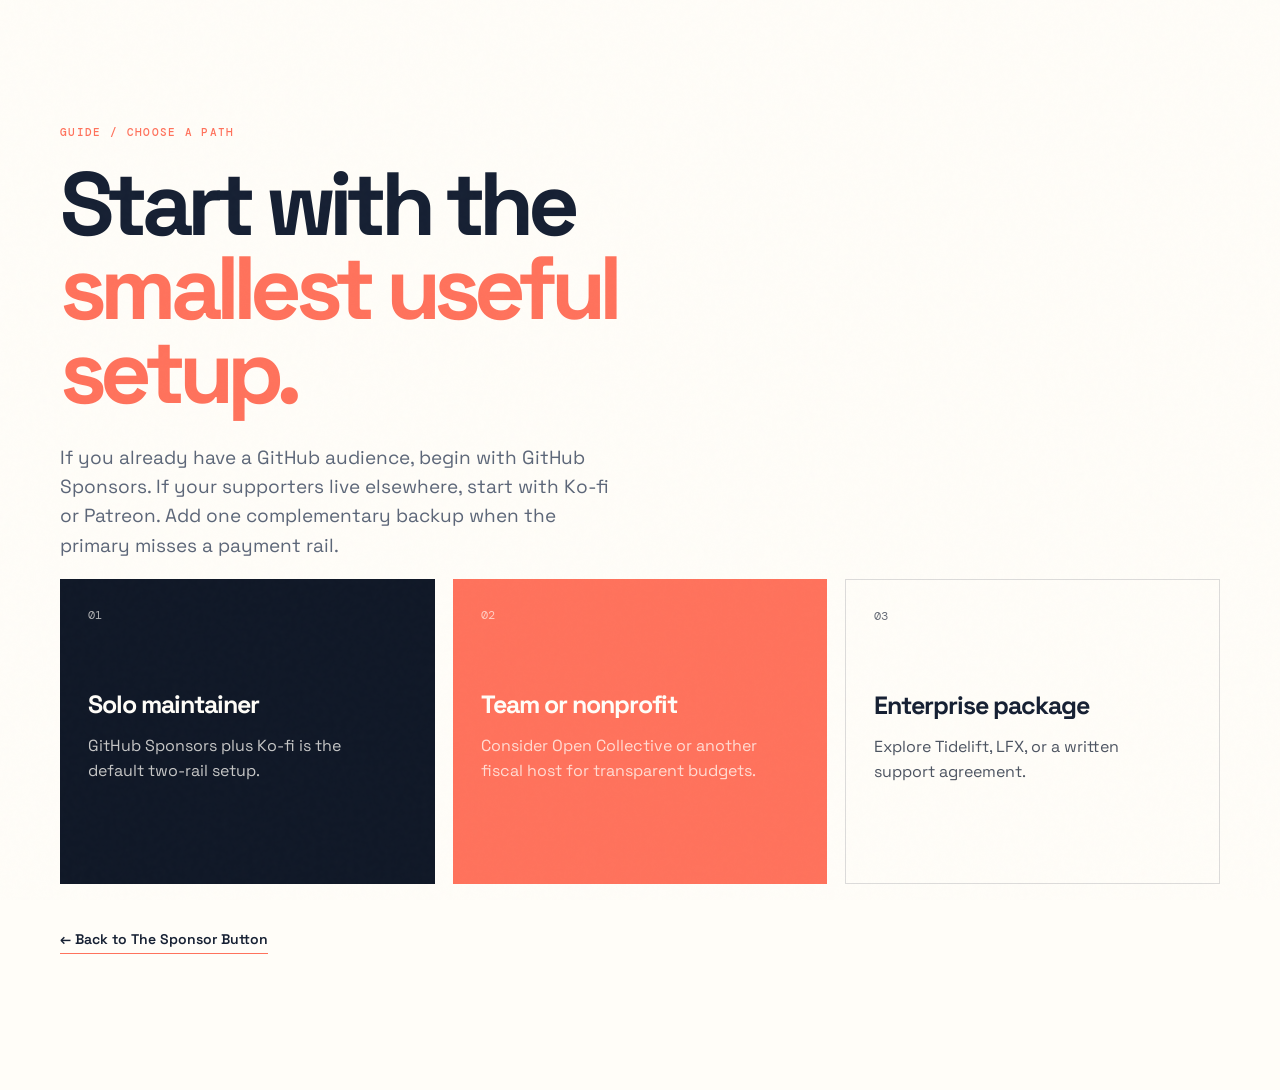
<file: docs/guide/decision-tree.html>
<!doctype html><html lang="en"><head><meta charset="utf-8"><meta name="viewport" content="width=device-width,initial-scale=1"><title>Decision Tree · The Sponsor Button</title><link rel="stylesheet" href="../style.css"></head><body><main class="section wrap"><p class="eyebrow">Guide / Choose a path</p><h1>Start with the <em>smallest useful setup.</em></h1><p class="lede">If you already have a GitHub audience, begin with GitHub Sponsors. If your supporters live elsewhere, start with Ko-fi or Patreon. Add one complementary backup when the primary misses a payment rail.</p><div class="insight-grid"><article class="insight dark"><span class="number">01</span><h3>Solo maintainer</h3><p>GitHub Sponsors plus Ko-fi is the default two-rail setup.</p></article><article class="insight coral-card"><span class="number">02</span><h3>Team or nonprofit</h3><p>Consider Open Collective or another fiscal host for transparent budgets.</p></article><article class="insight outline"><span class="number">03</span><h3>Enterprise package</h3><p>Explore Tidelift, LFX, or a written support agreement.</p></article></div><p style="margin-top:44px"><a class="text-link" href="../index.html">← Back to The Sponsor Button</a></p></main></body></html>
</file>
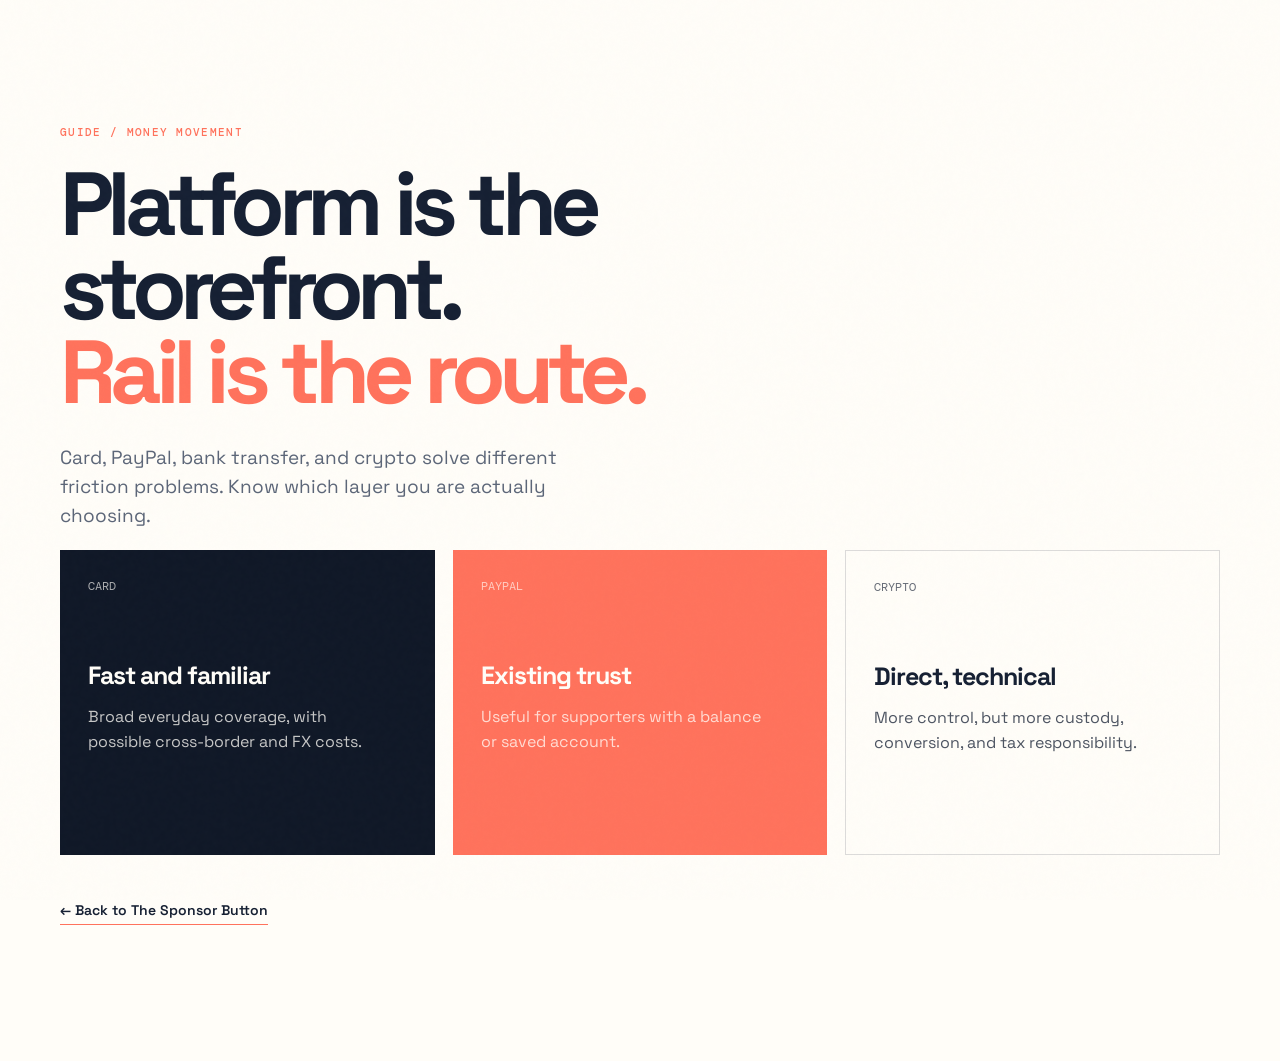
<file: docs/guide/payment-rails.html>
<!doctype html><html lang="en"><head><meta charset="utf-8"><meta name="viewport" content="width=device-width,initial-scale=1"><title>Payment Rails · The Sponsor Button</title><link rel="stylesheet" href="../style.css"></head><body><main class="section wrap"><p class="eyebrow">Guide / Money movement</p><h1>Platform is the storefront.<br><em>Rail is the route.</em></h1><p class="lede">Card, PayPal, bank transfer, and crypto solve different friction problems. Know which layer you are actually choosing.</p><div class="insight-grid"><article class="insight dark"><span class="number">CARD</span><h3>Fast and familiar</h3><p>Broad everyday coverage, with possible cross-border and FX costs.</p></article><article class="insight coral-card"><span class="number">PAYPAL</span><h3>Existing trust</h3><p>Useful for supporters with a balance or saved account.</p></article><article class="insight outline"><span class="number">CRYPTO</span><h3>Direct, technical</h3><p>More control, but more custody, conversion, and tax responsibility.</p></article></div><p style="margin-top:44px"><a class="text-link" href="../index.html">← Back to The Sponsor Button</a></p></main></body></html>
</file>
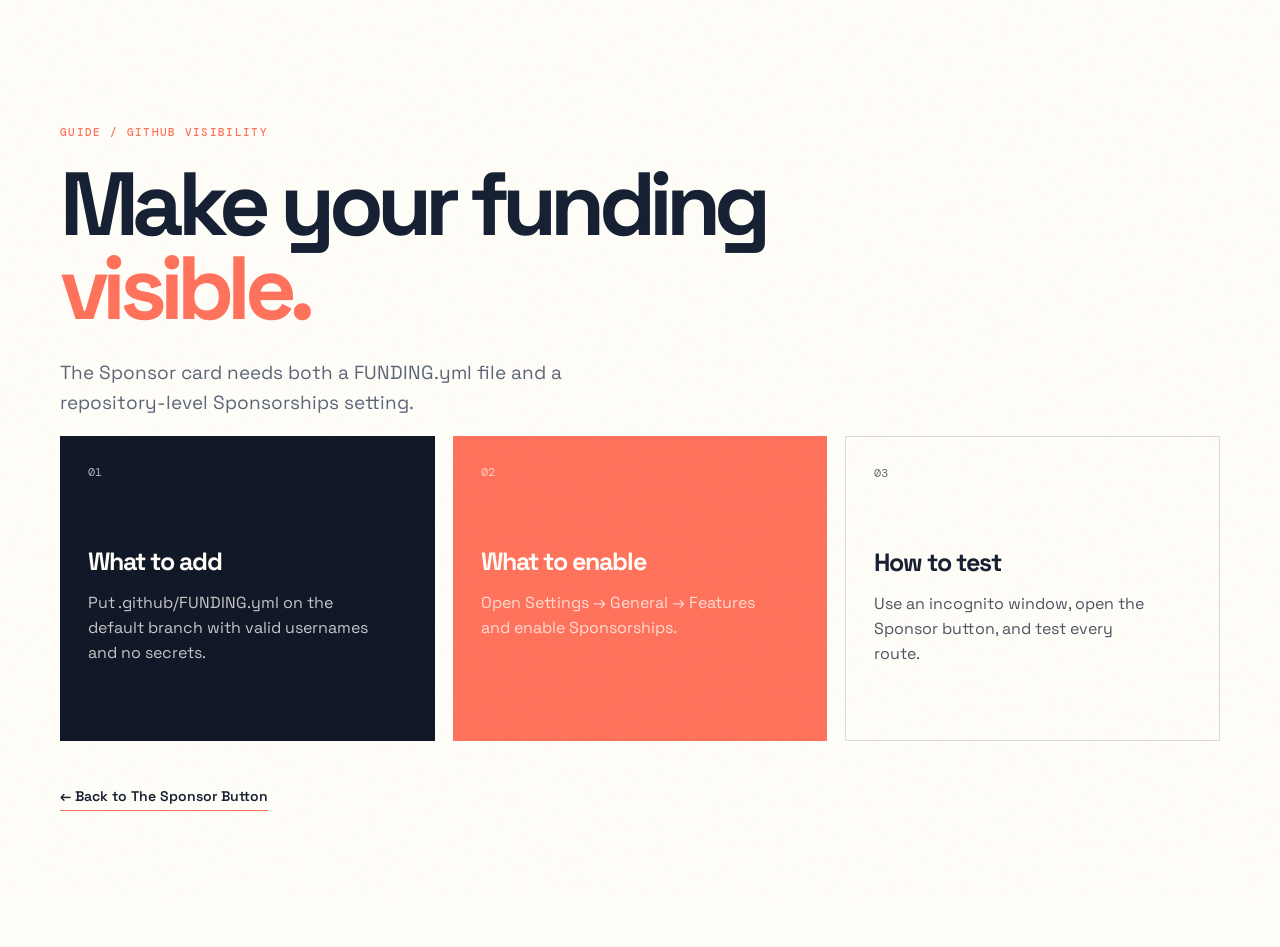
<file: docs/guide/sidebar-card-setup.html>
<!doctype html><html lang="en"><head><meta charset="utf-8"><meta name="viewport" content="width=device-width,initial-scale=1"><title>Sidebar Card Setup</title><link rel="stylesheet" href="../style.css"></head><body><main class="section wrap"><p class="eyebrow">Guide / GitHub visibility</p><h1>Make your funding <em>visible.</em></h1><p class="lede">The Sponsor card needs both a FUNDING.yml file and a repository-level Sponsorships setting.</p><div class="insight-grid"><article class="insight dark"><span class="number">01</span><h3>What to add</h3><p>Put .github/FUNDING.yml on the default branch with valid usernames and no secrets.</p></article><article class="insight coral-card"><span class="number">02</span><h3>What to enable</h3><p>Open Settings → General → Features and enable Sponsorships.</p></article><article class="insight outline"><span class="number">03</span><h3>How to test</h3><p>Use an incognito window, open the Sponsor button, and test every route.</p></article></div><p style="margin-top:44px"><a class="text-link" href="../index.html">← Back to The Sponsor Button</a></p></main></body></html>
</file>
<file: style.css>
:root{--bg:#f6f8fa;--panel:#fff;--ink:#1f2328;--muted:#59636e;--line:#d0d7de;--blue:#0969da;--green:#1a7f37;--yellow:#bf8700;--red:#cf222e;--purple:#8250df}*{box-sizing:border-box}html{scroll-behavior:smooth}body{margin:0;background:var(--bg);color:var(--ink);font:14px/1.55 -apple-system,BlinkMacSystemFont,"Segoe UI",sans-serif}.topbar{height:64px;background:#25292e;color:#fff}.topbar-inner{max-width:1180px;height:100%;margin:auto;padding:0 24px;display:flex;align-items:center;justify-content:space-between}.github-wordmark{color:#fff;text-decoration:none;font-size:16px;font-weight:700;letter-spacing:-.02em}.octo{display:inline-grid;place-items:center;border:1px solid #8b949e;border-radius:50%;width:25px;height:25px;margin-right:8px}.top-actions{display:flex;align-items:center;gap:20px;color:#d0d7de;font-size:13px}.top-actions a{color:#fff;text-decoration:none}.search{border:1px solid #57606a;border-radius:6px;padding:5px 14px;color:#8b949e;background:#1f2328}.repo-shell{max-width:1180px;margin:auto;padding:28px 24px 70px}.repo-head{display:flex;justify-content:space-between;align-items:end;padding:12px 0 25px}.crumb{color:var(--blue);margin:0 0 15px}.crumb strong{font-weight:600}.repo-head h1{font-size:28px;margin:0 0 8px;letter-spacing:-.025em}.repo-sub{font-size:16px;color:var(--muted);margin:0;max-width:660px}.badges{display:flex;gap:8px;margin-top:18px;flex-wrap:wrap}.badges span{font-size:12px;border:1px solid var(--line);border-radius:20px;padding:3px 9px;background:#fff;color:var(--muted)}.star-button,.contribute-button{border:1px solid var(--line);background:#fff;border-radius:7px;padding:8px 13px;text-decoration:none;color:var(--ink);font-weight:600;box-shadow:0 1px 0 rgba(31,35,40,.04)}.star-button small{font-weight:400;color:var(--muted)}.repo-tabs{border-bottom:1px solid var(--line);display:flex;gap:4px;margin-bottom:25px}.repo-tabs a{color:var(--muted);text-decoration:none;padding:12px 16px;font-weight:600}.repo-tabs a.active{color:var(--ink);border-bottom:2px solid #fd8c73}.repo-grid{display:grid;grid-template-columns:minmax(0,1fr) 285px;gap:25px}.panel,.side-panel{background:var(--panel);border:1px solid var(--line);border-radius:6px}.readme-bar{padding:10px 16px;border-bottom:1px solid var(--line);font-family:ui-monospace,monospace;font-size:12px;font-weight:600}.green-dot{display:inline-block;width:8px;height:8px;background:#1a7f37;border-radius:50%;margin-right:8px}.muted{color:#8c959f;font-weight:400}.readme-body{padding:36px 44px}.kicker,.section-label{color:var(--purple);font-size:11px;font-weight:800;letter-spacing:.11em;text-transform:uppercase}.readme h2{font-size:46px;line-height:1.06;letter-spacing:-.055em;margin:10px 0 22px}.readme h2 span{color:var(--blue)}.intro{font-size:17px;line-height:1.7;color:var(--muted);max-width:650px}.callout{border-left:4px solid #fd8c73;background:#fff8f6;padding:15px 18px;margin:30px 0}.callout strong{font-size:13px}.callout p{margin:5px 0 0;font-size:16px}.readme h3{font-size:21px;margin:34px 0 14px;border-bottom:1px solid var(--line);padding-bottom:9px}.steps{display:grid;gap:8px}.steps a{display:grid;grid-template-columns:38px 1fr 20px;align-items:center;gap:12px;border:1px solid var(--line);border-radius:6px;padding:13px 14px;color:var(--ink);text-decoration:none}.steps a:hover{border-color:#8c959f;background:#f6f8fa}.steps b{color:var(--blue);font:700 13px ui-monospace,monospace}.steps strong{display:block}.steps small{display:block;color:var(--muted);font-size:12px;margin-top:2px}.steps i{font-style:normal;color:var(--muted);font-size:20px}.yaml{background:#161b22;color:#e6edf3;border-radius:6px;overflow:hidden;font:13px/1.7 ui-monospace,SFMono-Regular,Menlo,monospace;margin:20px 0}.yaml>div{padding:8px 14px;border-bottom:1px solid #30363d;color:#8b949e}.yaml pre{margin:0;padding:16px}.red{color:#ff7b72}.yellow{color:#d2a8ff}.key{color:#79c0ff}.string{color:#a5d6ff}.read-link{color:var(--blue);font-weight:600;text-decoration:none}.sidebar{display:grid;align-content:start;gap:18px}.side-panel{padding:19px}.side-panel h3{font-size:15px;margin:0 0 11px}.side-panel p{color:var(--muted);margin:0 0 14px}.side-line{font-size:12px;color:var(--muted);margin:10px 0}.side-line a,.side-link{color:var(--blue);text-decoration:none}.side-link{display:flex;justify-content:space-between;padding:9px 0;border-top:1px solid var(--line)}.side-link span{color:var(--muted)}.funding{background:#f6fbf7;border-color:#a9d8b5}.funding a{display:block;color:var(--green);font-weight:600;text-decoration:none;padding:6px 0}.matrix-section{margin-top:66px}.section-label{display:block;margin-bottom:10px}.matrix-heading{display:flex;justify-content:space-between;align-items:end;gap:30px}.matrix-heading h2,.bottom-row h2{font-size:30px;letter-spacing:-.04em;margin:0}.matrix-heading p{max-width:470px;color:var(--muted);margin:0}.calculator{margin-top:20px;padding:18px}.calculator>label{font-weight:600;display:flex;align-items:center;gap:14px}.amount{display:flex;align-items:center;border:1px solid var(--line);border-radius:6px;padding:0 9px;font-weight:400}.amount input{width:85px;border:0;outline:0;padding:7px;font:inherit}.results{display:grid;grid-template-columns:repeat(5,1fr);gap:10px;margin-top:18px}.result{background:#f6f8fa;border:1px solid var(--line);border-radius:6px;padding:13px}.result-name{display:block;font-weight:600;font-size:12px}.result-note{display:block;color:var(--muted);font-size:11px;margin-top:4px}.result-value{display:block;color:var(--green);font-size:22px;font-weight:700;margin-top:12px}.bottom-row{display:flex;justify-content:space-between;align-items:end;border-top:1px solid var(--line);margin-top:60px;padding-top:35px}.bottom-row p{color:var(--muted);max-width:560px}.contribute-button{color:var(--blue)}footer{border-top:1px solid var(--line);padding:25px max(24px,calc((100% - 1132px)/2));display:flex;justify-content:space-between;color:var(--muted);font-size:12px;background:#fff}@media(max-width:800px){.top-actions .search{display:none}.repo-head{align-items:start;flex-direction:column;gap:20px}.repo-grid{grid-template-columns:1fr}.readme-body{padding:27px 22px}.readme h2{font-size:37px}.results{grid-template-columns:repeat(2,1fr)}.matrix-heading{display:block}.matrix-heading p{margin-top:10px}.bottom-row{display:block}.contribute-button{display:inline-block;margin-top:10px}}@media(max-width:480px){.repo-shell{padding-left:14px;padding-right:14px}.repo-tabs{overflow:auto}.repo-tabs a{white-space:nowrap;padding:11px 12px}.results{grid-template-columns:1fr}.topbar-inner{padding:0 14px}.repo-sub{font-size:14px}footer{display:block}footer span{display:block;margin:5px 0}}
.builder-section{margin-top:74px;padding:45px 0 10px;display:grid;grid-template-columns:.85fr 1.15fr;gap:50px;align-items:center;border-top:1px solid var(--line)}.builder-copy h2{font-size:43px;line-height:1.02;letter-spacing:-.05em;margin:5px 0 15px}.builder-copy h2 em{font-style:normal;color:var(--coral,#fd8c73)}.builder-copy p{color:var(--muted);max-width:430px}.mode-buttons{display:flex;gap:6px;flex-wrap:wrap;margin-top:22px}.mode,.copy-config{border:1px solid var(--line);background:#fff;border-radius:6px;padding:8px 11px;color:var(--muted);font:600 12px inherit;cursor:pointer}.mode.active{background:#25292e;border-color:#25292e;color:#fff}.builder-card{padding:0;overflow:hidden;box-shadow:0 12px 35px rgba(31,35,40,.08)}.builder-top{display:flex;align-items:center;gap:8px;padding:16px 18px;border-bottom:1px solid var(--line)}.builder-top span:last-child{margin-left:auto;font-size:11px;color:var(--green);font-weight:700}.live-dot{width:8px;height:8px;background:#2da44e;border-radius:50%;box-shadow:0 0 0 4px #dafbe1}.stack-options{padding:13px;display:grid;gap:8px}.stack-option{display:grid;grid-template-columns:36px 1fr auto;align-items:center;gap:11px;text-align:left;border:1px solid var(--line);border-radius:7px;background:#fff;padding:12px;cursor:pointer;color:var(--ink);transition:.18s}.stack-option:hover{transform:translateX(3px);border-color:#8c959f}.stack-option.selected{border:2px solid var(--blue);background:#f0f7ff;padding:11px}.platform-icon{display:grid;place-items:center;width:30px;height:30px;border-radius:8px;background:#25292e;color:#fff;font-size:11px;font-weight:800}.platform-icon.warm{background:#ffdfbd;color:#a34700;font-size:17px}.platform-icon.purple{background:#eee7ff;color:var(--purple);font-size:18px}.stack-option b,.stack-option small{display:block}.stack-option small{color:var(--muted);font-size:11px}.stack-option i{font-size:10px;color:var(--blue);font-style:normal;font-weight:800;text-transform:uppercase}.recommendation{margin:2px 18px 18px;padding:14px 15px;background:#fff8f6;border-left:3px solid #fd8c73}.recommendation b{font-size:12px}.recommendation p{margin:4px 0 0;color:var(--muted);font-size:12px}.copy-config{margin:0 0 18px 18px;color:#fff;background:var(--green);border-color:var(--green)}.copied{font-size:11px;color:var(--green);font-weight:700;opacity:0;transition:opacity .2s}.copied.show{opacity:1}@media(max-width:800px){.builder-section{grid-template-columns:1fr;gap:25px}}
.repo-shell{background:linear-gradient(180deg,#eef6ff 0 360px,var(--bg) 650px);max-width:none;padding-left:max(24px,calc((100% - 1132px)/2));padding-right:max(24px,calc((100% - 1132px)/2))}.repo-head{background:linear-gradient(115deg,#0b1f3a 0%,#163b72 58%,#1f6feb 100%);color:#fff;margin:0 -24px;padding:36px max(24px,calc((100vw - 1180px)/2));position:relative;overflow:hidden}.repo-head:after{content:"";position:absolute;width:430px;height:430px;border:1px solid rgba(255,255,255,.17);border-radius:50%;right:8%;top:-260px;box-shadow:0 0 0 28px rgba(255,255,255,.04),0 0 0 58px rgba(255,255,255,.03)}.repo-head>div,.repo-head>a{position:relative;z-index:1}.repo-head .crumb,.repo-head .repo-sub{color:#c8dcff}.repo-head h1{font-size:34px}.repo-head .badges span{background:rgba(255,255,255,.1);border-color:rgba(255,255,255,.26);color:#fff}.repo-head .star-button{background:#fff;color:#0b1f3a}.repo-tabs{background:#fff;margin-left:-24px;margin-right:-24px;padding-left:max(24px,calc((100vw - 1132px)/2));padding-right:max(24px,calc((100vw - 1132px)/2))}.readme{border-top:4px solid #fd8c73}.readme-body{background:linear-gradient(180deg,#fff 0%,#fff 70%,#fff8f6 100%)}.readme h2 span{color:#e5533d}.callout{background:#fff0ec;border-left-color:#e5533d}.sidebar .side-panel:nth-child(2){background:#f3efff;border-color:#c7b8ff}.sidebar .side-panel:nth-child(2) h3{color:#6e40c9}.sidebar .funding{background:#e8f8ee;border-color:#7bc895}.matrix-section{margin-left:-24px;margin-right:-24px;padding:65px max(24px,calc((100vw - 1132px)/2));background:linear-gradient(120deg,#111827,#182d4e);color:#fff}.matrix-section .matrix-heading p{color:#b8c5d6}.matrix-section .section-label{color:#8be9c1}.matrix-section .calculator{background:#fff;color:var(--ink);border:0;box-shadow:0 16px 40px rgba(0,0,0,.24)}.matrix-section .result:nth-child(1){background:#e8f8ee;border-color:#a9d8b5}.matrix-section .result:nth-child(2){background:#eaf3ff;border-color:#a9caff}.matrix-section .result:nth-child(3){background:#fff4dc;border-color:#f0cd87}.matrix-section .result:nth-child(4){background:#fff0ec;border-color:#ffc1b3}.matrix-section .result:nth-child(5){background:#f3efff;border-color:#c7b8ff}.builder-section{background:linear-gradient(110deg,#fff0ec,#fff8f4);margin-left:-24px;margin-right:-24px;padding-left:max(24px,calc((100vw - 1132px)/2));padding-right:max(24px,calc((100vw - 1132px)/2));border-top:0;border-bottom:1px solid #ffc1b3}.builder-copy .section-label{color:#e5533d}.builder-card{border:0;box-shadow:0 16px 45px rgba(229,83,61,.16)}.bottom-row{background:#e8f8ee;margin-left:-24px;margin-right:-24px;padding-left:max(24px,calc((100vw - 1132px)/2));padding-right:max(24px,calc((100vw - 1132px)/2));padding-bottom:35px;border-top:0}.bottom-row .section-label{color:var(--green)}@media(max-width:800px){.repo-shell{padding-left:14px;padding-right:14px}.repo-head{margin-left:-14px;margin-right:-14px;padding-left:14px;padding-right:14px}.repo-tabs,.matrix-section,.builder-section,.bottom-row{margin-left:-14px;margin-right:-14px;padding-left:14px;padding-right:14px}}
body{position:relative;overflow-x:hidden;background:#f6f8fa}body:before{content:"";position:fixed;z-index:-2;inset:0;background:radial-gradient(circle at 12% 18%,rgba(31,111,235,.16),transparent 28%),radial-gradient(circle at 88% 32%,rgba(130,80,223,.12),transparent 24%),radial-gradient(circle at 65% 88%,rgba(253,140,115,.13),transparent 27%);animation:drift 18s ease-in-out infinite alternate;pointer-events:none}@keyframes drift{0%{transform:scale(1) translate3d(-1%,0,0);filter:hue-rotate(0deg)}50%{transform:scale(1.08) translate3d(1%,2%,0)}100%{transform:scale(1.02) translate3d(-1%,-1%,0);filter:hue-rotate(16deg)}}body:after{content:"";position:fixed;z-index:-1;inset:0;opacity:.12;background-image:linear-gradient(rgba(9,105,218,.18) 1px,transparent 1px),linear-gradient(90deg,rgba(9,105,218,.18) 1px,transparent 1px);background-size:44px 44px;mask-image:linear-gradient(to bottom,transparent,black 18%,black 78%,transparent);animation:gridmove 24s linear infinite;pointer-events:none}@keyframes gridmove{from{background-position:0 0,0 0}to{background-position:44px 44px,44px 44px}}.topbar{position:relative;overflow:hidden}.topbar:after{content:"";position:absolute;inset:-60%;background:linear-gradient(100deg,transparent 40%,rgba(91,226,255,.18),transparent 60%);transform:translateX(-35%);animation:sweep 8s ease-in-out infinite;pointer-events:none}@keyframes sweep{0%,35%{transform:translateX(-35%)}70%,100%{transform:translateX(35%)}}.topbar-inner{position:relative;z-index:1}.repo-head:before{content:"";position:absolute;width:10px;height:10px;border-radius:50%;background:#ffb86b;left:12%;bottom:23px;box-shadow:0 0 0 7px rgba(255,184,107,.14),170px -96px 0 -2px #77e0c1,460px -43px 0 -3px #ff8c78;animation:floatdots 7s ease-in-out infinite alternate}@keyframes floatdots{from{transform:translateY(0)}to{transform:translateY(-18px)}}@media(prefers-reduced-motion:reduce){*,*:before,*:after{animation-duration:.01ms!important;animation-iteration-count:1!important;scroll-behavior:auto!important}}
.theme-toggle{display:inline-flex;align-items:center;gap:7px;border:0;background:transparent;color:#d0d7de;font:600 12px inherit;cursor:pointer;padding:3px}.toggle-track{display:inline-flex;align-items:center;width:36px;height:20px;border-radius:99px;background:#57606a;padding:2px;transition:.25s}.toggle-thumb{display:grid;place-items:center;width:16px;height:16px;border-radius:50%;background:#fff;color:#57606a;font-size:11px;line-height:1;transition:.25s}.theme-toggle[aria-pressed="true"] .toggle-track{background:#8b5cf6}.theme-toggle[aria-pressed="true"] .toggle-thumb{transform:translateX(16px);background:#1f2937;color:#fde68a}.theme-label{min-width:29px;text-align:left}.theme-dark{--bg:#0d1117;--panel:#161b22;--ink:#e6edf3;--muted:#8b949e;--line:#30363d;--blue:#58a6ff;--green:#3fb950;--yellow:#d29922;--red:#ff7b72;--purple:#bc8cff;background:#0d1117;color:var(--ink)}.theme-dark:before{background:radial-gradient(circle at 12% 18%,rgba(31,111,235,.24),transparent 28%),radial-gradient(circle at 88% 32%,rgba(130,80,223,.2),transparent 24%),radial-gradient(circle at 65% 88%,rgba(253,140,115,.13),transparent 27%)}.theme-dark:after{background-image:linear-gradient(rgba(88,166,255,.1) 1px,transparent 1px),linear-gradient(90deg,rgba(88,166,255,.1) 1px,transparent 1px)}.theme-dark .repo-shell{background:linear-gradient(180deg,#101c30 0 360px,#0d1117 650px)}.theme-dark .repo-tabs,.theme-dark .panel,.theme-dark .side-panel,.theme-dark .calculator,.theme-dark .steps a,.theme-dark .stack-option,.theme-dark footer{background:#161b22;color:var(--ink);border-color:#30363d}.theme-dark .repo-tabs a{color:#8b949e}.theme-dark .repo-tabs a.active{color:#e6edf3}.theme-dark .readme-body{background:linear-gradient(180deg,#161b22 0%,#161b22 70%,#241b20 100%)}.theme-dark .readme h2{color:#e6edf3}.theme-dark .readme h2 span{color:#ff9b87}.theme-dark .intro,.theme-dark .side-panel p,.theme-dark .matrix-heading p,.theme-dark .steps small,.theme-dark .stack-option small,.theme-dark .recommendation p{color:#8b949e}.theme-dark .callout,.theme-dark .recommendation{background:#2b1c1d;border-color:#ff7b72}.theme-dark .yaml{background:#0d1117}.theme-dark .matrix-section{background:linear-gradient(120deg,#030712,#111827)}.theme-dark .matrix-section .calculator{background:#161b22}.theme-dark .matrix-section .result{background:#1f2937;border-color:#374151}.theme-dark .matrix-section .result-value{color:#7ee787}.theme-dark .builder-section{background:linear-gradient(110deg,#2a181b,#1f172c);border-color:#4b2c36}.theme-dark .bottom-row{background:#11251a}.theme-dark .bottom-row .section-label{color:#7ee787}.theme-dark .amount{background:#0d1117;border-color:#30363d}.theme-dark .amount input{background:transparent;color:#e6edf3}.theme-dark .side-panel:nth-child(2){background:#211b31;border-color:#6e40c9}.theme-dark .funding{background:#11251a;border-color:#238636}.theme-dark footer{color:#8b949e}.theme-dark .contribute-button{background:#161b22;color:#58a6ff;border-color:#30363d}@media(max-width:800px){.theme-label{display:none}}
/* final visual cleanup */
body{font-size:15px}.topbar{box-shadow:0 1px 0 rgba(255,255,255,.08)}.repo-shell{max-width:1200px;margin:0 auto;padding:30px 28px 90px;background:transparent}.repo-head{margin:0;border-radius:18px;padding:44px 46px;box-shadow:0 22px 55px rgba(13,53,111,.18)}.repo-head h1{font-size:42px;letter-spacing:-.045em;margin-bottom:12px}.repo-sub{font-size:17px;max-width:720px}.repo-tabs{margin:18px 0 30px;border:1px solid var(--line);border-radius:10px;padding:0 12px;box-shadow:0 5px 18px rgba(31,35,40,.05)}.repo-tabs a{padding:14px 17px}.repo-grid{gap:30px}.panel,.side-panel{border-radius:12px;box-shadow:0 10px 30px rgba(31,35,40,.06)}.readme{overflow:hidden;border-top-width:5px}.readme-bar{padding:13px 20px;background:#fbfcfe}.readme-body{padding:48px 52px}.readme h2{font-size:56px;line-height:1.01;margin:10px 0 26px;max-width:720px}.intro{font-size:18px;max-width:700px}.callout{border-radius:0 10px 10px 0;padding:19px 22px;margin:34px 0}.callout p{font-size:17px}.readme h3{font-size:23px;margin-top:42px}.steps{gap:11px}.steps a{padding:16px 17px;border-radius:9px;box-shadow:0 3px 10px rgba(31,35,40,.03)}.steps a:hover{transform:translateY(-2px);box-shadow:0 7px 18px rgba(31,35,40,.08)}.yaml{border-radius:10px;box-shadow:0 14px 28px rgba(13,17,23,.17)}.sidebar{gap:20px}.side-panel{padding:23px}.side-panel h3{font-size:16px;margin-bottom:14px}.side-link{padding:12px 0}.matrix-section{border-radius:18px;margin:70px 0 0;padding:70px 46px;box-shadow:0 22px 55px rgba(3,7,18,.2)}.matrix-heading h2{font-size:38px;letter-spacing:-.045em}.calculator{padding:22px;border-radius:12px}.result{padding:17px;border-radius:9px;transition:transform .2s,box-shadow .2s}.result:hover{transform:translateY(-3px);box-shadow:0 8px 20px rgba(31,35,40,.12)}.builder-section{margin:0;padding:78px 46px 30px;border-radius:0 0 18px 18px}.builder-copy h2{font-size:52px}.builder-card{border-radius:14px}.bottom-row{margin:70px 0 0;border-radius:16px;padding:38px 46px}.bottom-row h2{font-size:36px}footer{max-width:1200px;margin:0 auto;padding:28px 28px 46px;background:transparent}@media(max-width:800px){.repo-shell{padding:18px 14px 60px}.repo-head{padding:32px 24px;border-radius:14px}.repo-head h1{font-size:34px}.repo-tabs{margin-top:14px;padding:0 4px}.repo-grid{gap:18px}.readme-body{padding:32px 24px}.readme h2{font-size:42px}.matrix-section{padding:48px 24px;margin-top:48px}.builder-section{padding:55px 24px 22px}.builder-copy h2{font-size:43px}.bottom-row{padding:28px 24px;margin-top:45px}footer{padding-left:14px;padding-right:14px}}
/* widescreen + embed-safe layout */
html,body{width:100%;min-width:0;overflow-x:hidden}.topbar-inner,.repo-shell,footer{width:100%;max-width:none}.topbar-inner{padding-left:clamp(24px,4vw,76px);padding-right:clamp(24px,4vw,76px)}.repo-shell{padding-left:clamp(24px,5vw,96px);padding-right:clamp(24px,5vw,96px)}.repo-head{margin-left:0;margin-right:0;padding-left:clamp(28px,5vw,100px);padding-right:clamp(28px,5vw,100px)}.repo-tabs{margin-left:0;margin-right:0;padding-left:clamp(8px,2vw,32px);padding-right:clamp(8px,2vw,32px)}.repo-grid{grid-template-columns:minmax(0,1fr) minmax(260px,320px);max-width:1480px;margin:0 auto}.matrix-section,.builder-section,.bottom-row{margin-left:0;margin-right:0;padding-left:clamp(28px,5vw,100px);padding-right:clamp(28px,5vw,100px)}.matrix-heading,.calculator,.builder-section,.bottom-row{max-width:1480px;margin-left:auto;margin-right:auto}.builder-section{border-radius:18px}.bottom-row{border-radius:16px}footer{padding-left:clamp(24px,5vw,96px);padding-right:clamp(24px,5vw,96px)}@media(min-width:1800px){.repo-head{min-height:300px}.repo-head h1{font-size:50px}.readme h2{font-size:64px}.repo-grid{grid-template-columns:minmax(0,1fr) 350px}.readme-body{padding:58px 72px}}@media(max-width:800px){.topbar-inner{padding-left:14px;padding-right:14px}.repo-shell{padding-left:14px;padding-right:14px}.repo-head{margin-left:0;margin-right:0;padding-left:24px;padding-right:24px}.repo-tabs{margin-left:0;margin-right:0}.matrix-section,.builder-section,.bottom-row{margin-left:0;margin-right:0;padding-left:24px;padding-right:24px}}
</file>
<file: docs/style.css>
@import url('https://fonts.googleapis.com/css2?family=DM+Mono:wght@400;500&family=Space+Grotesk:wght@400;500;600;700&display=swap');
:root{--navy:#101827;--ink:#162033;--cream:#f6f1e8;--paper:#fffdf8;--coral:#ff725c;--cyan:#76e1d0;--muted:#7d8798;--line:rgba(22,32,51,.15);--shadow:0 24px 60px rgba(16,24,39,.12)}*{box-sizing:border-box}html{scroll-behavior:smooth}body{margin:0;background:var(--paper);color:var(--ink);font-family:'Space Grotesk',sans-serif}body:before{content:"";position:fixed;inset:0;pointer-events:none;opacity:.05;background-image:url("data:image/svg+xml,%3Csvg viewBox='0 0 180 180' xmlns='http://www.w3.org/2000/svg'%3E%3Cfilter id='n'%3E%3CfeTurbulence type='fractalNoise' baseFrequency='.8' numOctaves='4' stitchTiles='stitch'/%3E%3C/filter%3E%3Crect width='100%25' height='100%25' filter='url(%23n)' opacity='.35'/%3E%3C/svg%3E")}a{color:inherit;text-decoration:none}.wrap{width:min(1160px,calc(100% - 48px));margin:auto}.site-header{height:86px;display:flex;align-items:center;justify-content:space-between;position:relative;z-index:2}.brand{display:flex;align-items:center;gap:10px;font-weight:700;letter-spacing:-.03em}.brand-mark{width:30px;height:30px;border-radius:9px;background:var(--coral);color:var(--paper);display:grid;place-items:center;font-family:'DM Mono',monospace;font-size:16px;box-shadow:4px 4px 0 var(--navy)}nav{display:flex;align-items:center;gap:28px;font-size:13px;color:var(--muted)}nav a:hover,.text-link:hover{color:var(--coral)}.nav-cta{padding:11px 16px;border:1px solid var(--line);border-radius:30px;color:var(--ink)}.hero{min-height:645px;display:grid;grid-template-columns:1fr 1.03fr;align-items:center;gap:36px;padding:70px 0 90px}.eyebrow{font:500 11px 'DM Mono',monospace;letter-spacing:.12em;text-transform:uppercase;color:var(--coral)}.eyebrow.light{color:var(--cyan)}.pulse{display:inline-block;width:8px;height:8px;background:var(--coral);border-radius:50%;margin-right:8px;box-shadow:0 0 0 5px rgba(255,114,92,.16)}h1,h2,h3,p{margin-top:0}h1{font-size:clamp(56px,7vw,94px);line-height:.94;letter-spacing:-.075em;margin:23px 0 28px;max-width:720px}h1 em,h2 em{font-style:normal;color:var(--coral)}.lede{font-size:19px;line-height:1.55;color:#5c6678;max-width:555px}.hero-actions{display:flex;gap:26px;align-items:center;margin-top:35px}.button{display:inline-flex;align-items:center;gap:24px;padding:16px 20px;border-radius:4px;font-weight:600;font-size:14px;transition:.25s}.button span{font-size:20px}.primary{color:var(--paper);background:var(--navy);box-shadow:5px 5px 0 var(--coral)}.primary:hover{transform:translate(2px,2px);box-shadow:2px 2px 0 var(--coral)}.text-link{font-weight:600;font-size:14px;border-bottom:1px solid var(--coral);padding-bottom:5px}.hero-stats{display:flex;gap:30px;margin-top:54px}.hero-stats div{display:flex;flex-direction:column;gap:4px}.hero-stats strong{font-size:25px;letter-spacing:-.06em}.hero-stats span{font:11px 'DM Mono',monospace;color:var(--muted)}.hero-art{height:480px;position:relative;border-radius:4px;overflow:hidden;background:var(--navy);box-shadow:var(--shadow)}.hero-art img{width:100%;height:100%;object-fit:cover;opacity:.9}.floating-card{position:absolute;background:rgba(255,253,248,.95);padding:14px 16px;border-radius:5px;font:12px 'DM Mono',monospace;box-shadow:0 12px 30px rgba(0,0,0,.18);display:flex;align-items:center;gap:8px}.floating-card b{font-family:'Space Grotesk',sans-serif;font-size:13px}.card-one{top:34px;right:28px}.card-two{bottom:35px;left:28px}.dot{width:8px;height:8px;border-radius:50%}.coral{background:var(--coral)}.cyan{background:var(--cyan)}.section{padding:125px 0}.section-head{display:grid;grid-template-columns:1fr 1.2fr 1fr;align-items:end;gap:30px;margin-bottom:55px}.section-head h2{font-size:clamp(42px,5vw,68px);line-height:.96;letter-spacing:-.07em;margin:0}.section-head>p:last-child{color:var(--muted);line-height:1.6;margin:0}.insight-grid{display:grid;grid-template-columns:repeat(3,1fr);gap:18px}.insight{min-height:305px;padding:28px;display:flex;flex-direction:column}.insight.dark{background:var(--navy);color:var(--paper)}.insight.coral-card{background:var(--coral);color:var(--paper)}.insight.outline{border:1px solid var(--line)}.number{font:12px 'DM Mono',monospace;opacity:.65}.insight h3{font-size:25px;letter-spacing:-.04em;margin:65px 0 14px}.insight p{line-height:1.55;opacity:.76;max-width:280px}.insight a{margin-top:auto;font:12px 'DM Mono',monospace}.band{background:var(--navy);color:var(--paper);padding:100px 0}.split{display:grid;grid-template-columns:1fr 1fr;gap:70px;align-items:end}.split h2{font-size:clamp(46px,5vw,72px);line-height:.94;letter-spacing:-.07em;margin:0}.band-copy{font-size:19px;line-height:1.55;color:#aeb7c4;max-width:440px}.light-button{background:var(--cyan);color:var(--navy);margin-top:24px}.calculator-section{display:grid;grid-template-columns:.85fr 1.15fr;gap:85px;align-items:start}.calculator-section .section-head{display:block;margin:0}.calculator-section .section-head h2{margin:25px 0}.calculator-section .section-head p:last-child{max-width:350px}.calculator{border:1px solid var(--line);padding:30px;background:#fff;box-shadow:var(--shadow)}.calc-controls{display:flex;align-items:center;gap:18px;flex-wrap:wrap;margin-bottom:25px}.calc-controls label{font:12px 'DM Mono',monospace;text-transform:uppercase;color:var(--muted)}.amount-input{display:flex;align-items:center;border-bottom:2px solid var(--navy);font-size:30px;font-weight:600}.amount-input input{width:140px;border:0;outline:0;font:inherit;color:var(--navy);background:transparent}.calc-controls p{font-size:11px;color:var(--muted);width:100%;margin:0}.result{display:grid;grid-template-columns:1fr auto;gap:10px;padding:15px 0;border-top:1px solid var(--line);align-items:center}.result-name{font-weight:600}.result-note{display:block;color:var(--muted);font:10px 'DM Mono',monospace;margin-top:4px}.result-value{font:600 21px 'DM Mono',monospace}.bar{grid-column:1/-1;height:5px;background:#edf0ef}.bar span{display:block;height:100%;background:var(--coral)}.rail-section{display:grid;grid-template-columns:1fr 1fr;gap:90px;align-items:center;background:var(--cream);width:100%;max-width:none;padding-left:max(24px,calc((100% - 1160px)/2));padding-right:max(24px,calc((100% - 1160px)/2))}.rail-copy h2{font-size:clamp(42px,5vw,66px);line-height:.96;letter-spacing:-.07em}.rail-copy p:not(.eyebrow){max-width:470px;line-height:1.6;color:var(--muted)}.rail-map{height:310px;position:relative}.rail-node{position:absolute;top:100px;left:50%;transform:translateX(-50%);height:105px;width:105px;border-radius:50%;background:var(--navy);color:var(--paper);display:grid;place-content:center;text-align:center;font:12px 'DM Mono',monospace;z-index:1;box-shadow:0 0 0 11px rgba(16,24,39,.07)}.rail-node strong{color:var(--cyan);font-size:14px}.rail-line{position:absolute;height:1px;background:var(--coral);width:145px;left:50%;transform-origin:left center;top:150px}.line-a{transform:rotate(-38deg)}.line-b{transform:rotate(38deg)}.line-c{transform:rotate(180deg);background:var(--cyan)}.rail-pill{position:absolute;padding:10px 14px;border:1px solid var(--line);background:var(--paper);font:11px 'DM Mono',monospace}.pill-a{top:50px;left:6%}.pill-b{top:50px;right:6%}.pill-c{bottom:20px;left:50%;transform:translateX(-50%)}.closing{padding:130px 0;display:grid;grid-template-columns:1fr 1fr;gap:80px;align-items:end}.closing h2{font-size:clamp(45px,5vw,70px);line-height:.96;letter-spacing:-.07em}.closing p:not(.eyebrow){color:var(--muted);line-height:1.6;max-width:450px}.closing .button{margin-top:20px}.footer{border-top:1px solid var(--line);padding:28px 0 42px;display:flex;align-items:center;gap:30px;font-size:12px;color:var(--muted)}.footer p{margin:0}.footer-links{margin-left:auto;display:flex;gap:18px}.footer-links a:hover{color:var(--coral)}@media(max-width:820px){nav a:not(.nav-cta){display:none}.hero,.calculator-section,.rail-section,.closing{grid-template-columns:1fr}.hero{padding-top:45px}.hero-art{height:350px}.section-head{display:block}.section-head h2{margin:24px 0}.insight-grid{grid-template-columns:1fr}.split{grid-template-columns:1fr;gap:28px}.rail-section{padding:90px 24px}.closing{gap:20px}.footer{flex-wrap:wrap}.footer-links{margin-left:0;width:100%}}@media(max-width:500px){.wrap{width:min(100% - 32px,1160px)}h1{font-size:55px}.hero-stats{gap:16px}.hero-stats span{font-size:9px}.hero-actions{flex-direction:column;align-items:flex-start}.hero-art{height:270px}.floating-card{font-size:9px;padding:9px}.floating-card b{font-size:10px}}
</file>
